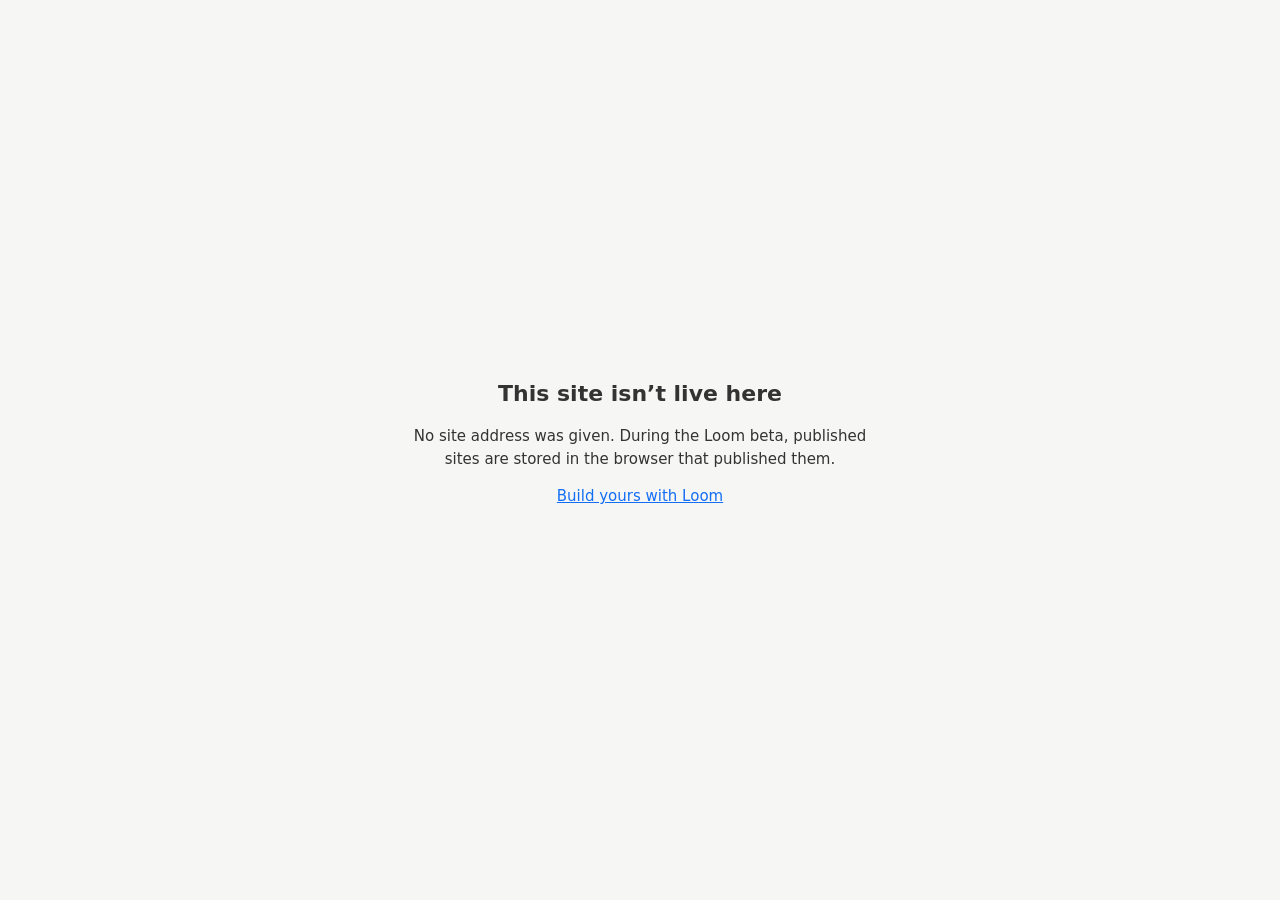
<file: loom/s/index.html>
<!doctype html>
<html lang="en">
<head>
  <meta charset="utf-8">
  <meta name="viewport" content="width=device-width, initial-scale=1">
  <title>Loom site</title>
  <link rel="icon" href="../icon.svg" type="image/svg+xml">
  <style>
    html, body { margin: 0; height: 100%; background: #fff; }
    iframe { display: block; width: 100%; height: 100%; border: 0; }
    .msg { display: grid; place-items: center; min-height: 100%; padding: 24px; box-sizing: border-box; font: 15px/1.5 system-ui, sans-serif; color: #333; text-align: center; background: #F6F6F4; }
    .msg div { max-width: 460px; } .msg h1 { font-size: 22px; margin: 0 0 8px; } .msg a { color: #146EF5; }
  </style>
</head>
<body>
  <script src="../core.js?v=9"></script>
  <script>
  (() => {
    // A published Loom site: ?<site> or ?<site>&p=<page-slug>
    const qs = location.search.slice(1).split('&'); const slug = decodeURIComponent(qs[0] || '').replace(/=.*$/, '');
    const want = (new URLSearchParams(location.search).get('p') || 'index');
    let snap = null; try { snap = JSON.parse(localStorage.getItem('loom-live:' + slug) || 'null'); } catch (e) { snap = null; }
    if (!slug || !snap) {
      document.body.innerHTML = `<div class="msg"><div><h1>This site isn’t live here</h1><p>${slug ? `“${Loom.esc(slug)}” hasn’t been published in this browser.` : 'No site address was given.'} During the Loom beta, published sites are stored in the browser that published them.</p><p><a href="../index.html">Build yours with Loom</a></p></div></div>`;
      return;
    }
    const P = snap.project; const fx = new URL('../fx/loom-fx.js?v=7', location.href).href;
    const frame = document.createElement('iframe'); frame.title = P.name; document.body.append(frame);
    const pageBy = (s) => P.pages.find((p) => (p.slug === 'index' ? 'index' : p.slug) === s) || P.pages[0];
    function show(pg, push) {
      const doc = Loom.pageDoc(P, pg, { fxSrc: fx, badge: true });
      document.title = pg.title || `${pg.name} — ${P.name}`;
      if (push) history.pushState({ p: pg.slug }, '', `?${encodeURIComponent(slug)}${pg.slug === 'index' ? '' : '&p=' + encodeURIComponent(pg.slug)}`);
      frame.srcdoc = doc;
    }
    frame.addEventListener('load', () => {
      const d = frame.contentDocument; if (!d) return;
      d.addEventListener('click', (e) => {
        const a = e.target.closest('a[href]'); if (!a) return; const href = a.getAttribute('href') || '';
        const m = /^(?:\.\/)?([\w-]+)\.html(#[\w-]*)?$/.exec(href);
        if (m) { e.preventDefault(); show(pageBy(m[1]), true); if (m[2]) setTimeout(() => { const t = frame.contentDocument.querySelector(m[2]); if (t) t.scrollIntoView(); }, 300); return; }
        if (/^https?:\/\//i.test(href) && !a.target) { e.preventDefault(); window.open(href, '_blank', 'noopener'); }
      });
    });
    addEventListener('popstate', () => show(pageBy(new URLSearchParams(location.search).get('p') || 'index'), false));
    show(pageBy(want), false);
  })();
  </script>
</body>
</html>
</file>
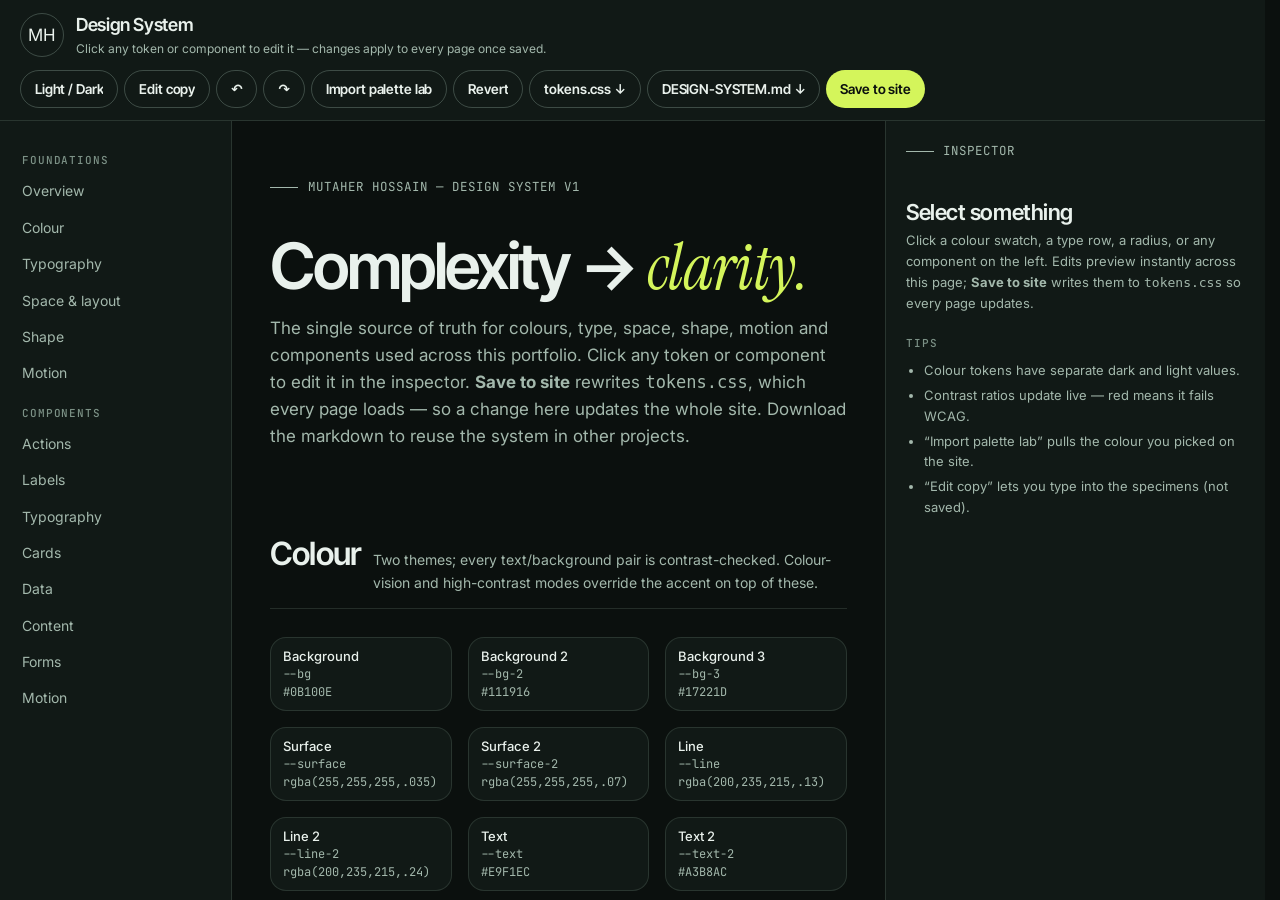
<file: design-system.html>
<!doctype html>
<html lang="en" data-theme="dark" data-vision="default" data-contrast="normal" data-motion="full" data-fx="on">
<head>
  <meta charset="utf-8">
  <meta name="viewport" content="width=device-width, initial-scale=1">
  <meta name="robots" content="noindex">
  <title>Design System — Mutaher Hossain</title>
  <link rel="icon" href="assets/icons/favicon.svg" type="image/svg+xml">
  <link rel="preconnect" href="https://fonts.googleapis.com">
  <link rel="preconnect" href="https://fonts.gstatic.com" crossorigin>
  <link href="https://fonts.googleapis.com/css2?family=Inter:wght@400;500;600&family=Inter+Tight:wght@500;600;700&family=Instrument+Serif:ital@0;1&family=JetBrains+Mono:wght@400;500&display=swap" rel="stylesheet">
  <link rel="stylesheet" href="tokens.css" id="tokens-link">
  <link rel="stylesheet" href="style.css?v=2">
  <style>
    /* Design-system chrome (ds-*) — styled with the same tokens it edits */
    body.ds { display: grid; grid-template-columns: 232px minmax(0, 1fr) 380px; grid-template-rows: auto 1fr; height: 100vh; overflow: hidden; }
    .ds-top { grid-column: 1 / -1; display: flex; align-items: center; justify-content: space-between; gap: 12px; padding: 12px 20px; border-bottom: 1px solid var(--line); background: var(--bg-2); flex-wrap: wrap; }
    .ds-top__brand { display: flex; align-items: center; gap: 12px; }
    .ds-top__brand b { font: var(--fw-display) 18px var(--f-display); letter-spacing: -.02em; }
    .ds-top__brand small { display: block; color: var(--text-2); font-size: 12px; }
    .ds-top__brand small.dirty { color: var(--warm); }
    .ds-actions { display: flex; flex-wrap: wrap; gap: 6px; align-items: center; }
    .ds-actions .btn { --h: 38px; padding: 0 14px; font-size: .85rem; }
    .ds-nav { overflow: auto; border-right: 1px solid var(--line); padding: 18px 12px; background: var(--bg-2); }
    .ds-nav p { font: 500 11px var(--f-mono); letter-spacing: .08em; text-transform: uppercase; color: var(--text-3); margin: 14px 10px 6px; }
    .ds-nav a { display: block; padding: 7px 10px; border-radius: 8px; color: var(--text-2); font-size: 14px; }
    .ds-nav a:hover, .ds-nav a[aria-current] { background: var(--surface-2); color: var(--text); }
    .ds-main { overflow: auto; padding: 40px clamp(20px, 3vw, 56px) 160px; scroll-behavior: smooth; }
    .ds-main > section { margin-bottom: 88px; scroll-margin-top: 24px; }
    .ds-h { display: flex; align-items: baseline; justify-content: space-between; gap: 12px; border-bottom: 1px solid var(--line); padding-bottom: 14px; margin-bottom: 28px; }
    .ds-h h2 { font: var(--fw-display) 32px/1 var(--f-display); letter-spacing: -.03em; }
    .ds-h p { color: var(--text-2); font-size: 14px; max-width: 60ch; }
    .ds-intro h1 { font: var(--fw-display) clamp(40px, 5vw, 80px)/.95 var(--f-display); letter-spacing: -.045em; }
    .ds-intro p { color: var(--text-2); max-width: 62ch; margin-top: 16px; }
    .ds-grid { display: grid; gap: 16px; grid-template-columns: repeat(auto-fill, minmax(180px, 1fr)); }
    .ds-swatch { text-align: left; border: 1px solid var(--line); border-radius: 16px; overflow: hidden; background: var(--bg-2); cursor: pointer; padding: 0; color: var(--text); }
    .ds-swatch__c { height: 84px; border-bottom: 1px solid var(--line); background-image: linear-gradient(45deg, rgba(128,128,128,.15) 25%, transparent 25%, transparent 75%, rgba(128,128,128,.15) 75%), linear-gradient(45deg, rgba(128,128,128,.15) 25%, transparent 25%, transparent 75%, rgba(128,128,128,.15) 75%); background-size: 16px 16px; background-position: 0 0, 8px 8px; position: relative; }
    .ds-swatch__c i { position: absolute; inset: 0; }
    .ds-swatch__m { padding: 10px 12px; display: grid; gap: 2px; }
    .ds-swatch__m b { font: 500 13px var(--f-body); }
    .ds-swatch__m code, .ds-code, .ds-tok code { font: 12px var(--f-mono); color: var(--text-2); }
    .ds-spec { position: relative; border: 1px solid var(--line); border-radius: 20px; padding: 28px; background: var(--bg); margin-bottom: 16px; cursor: pointer; transition: border-color .25s, box-shadow .25s; }
    .ds-spec:hover { border-color: var(--line-2); }
    .ds-spec.is-sel { border-color: var(--accent); box-shadow: 0 0 0 3px color-mix(in srgb, var(--accent) 25%, transparent); }
    .ds-spec__label { position: absolute; top: -10px; left: 18px; padding: 2px 10px; border-radius: 999px; background: var(--bg-2); border: 1px solid var(--line); font: 500 11px var(--f-mono); letter-spacing: .06em; text-transform: uppercase; color: var(--text-2); }
    .ds-spec.is-sel .ds-spec__label { border-color: var(--accent); color: var(--accent); }
    .ds-row { display: flex; flex-wrap: wrap; gap: 14px; align-items: center; }
    .ds-stage .wcard { position: relative; top: auto; }
    .ds-stage .wcard__link { min-height: 420px; }
    .ds-stage .pillar { width: 100%; max-width: 520px; min-height: 0; }
    .ds-stage .service { min-height: 0; max-width: 420px; }
    .ds-stage .marquee { margin-top: 0; }
    .editing .ds-stage [contenteditable] { outline: 1px dashed var(--line-2); outline-offset: 4px; }
    .ds-type-row { display: grid; grid-template-columns: 140px 1fr; gap: 20px; align-items: baseline; padding: 18px 0; border-bottom: 1px solid var(--line); cursor: pointer; }
    .ds-type-row:hover { background: var(--surface); }
    .ds-type-row code { font: 12px var(--f-mono); color: var(--text-2); }
    .ds-scale { display: flex; align-items: flex-end; gap: 14px; flex-wrap: wrap; }
    .ds-scale div { display: grid; gap: 8px; justify-items: center; font: 11px var(--f-mono); color: var(--text-2); cursor: pointer; }
    .ds-scale i { display: block; background: var(--accent); opacity: .8; }

    .ds-insp { overflow: auto; border-left: 1px solid var(--line); background: var(--bg-2); padding: 20px; }
    .ds-insp h3 { font: var(--fw-display) 22px/1.1 var(--f-display); letter-spacing: -.02em; margin-bottom: 6px; }
    .ds-insp .ds-desc { color: var(--text-2); font-size: 13px; margin-bottom: 18px; }
    .ds-insp h4 { font: 500 11px var(--f-mono); letter-spacing: .08em; text-transform: uppercase; color: var(--text-3); margin: 22px 0 10px; }
    .ds-tok { display: grid; gap: 6px; padding: 12px; border: 1px solid var(--line); border-radius: 12px; margin-bottom: 8px; background: var(--bg); }
    .ds-tok__h { display: flex; justify-content: space-between; align-items: baseline; gap: 8px; }
    .ds-tok__h b { font-size: 13px; font-weight: 600; }
    .ds-ctl { display: grid; grid-template-columns: 52px 1fr; align-items: center; gap: 8px; }
    .ds-ctl span { font: 11px var(--f-mono); color: var(--text-3); }
    .ds-ctl .in { display: flex; gap: 6px; align-items: center; min-width: 0; }
    .ds-ctl input[type=text], .ds-ctl select { flex: 1; min-width: 0; height: 34px; border-radius: 8px; border: 1px solid var(--line-2); background: var(--bg-2); color: var(--text); padding: 0 8px; font: 12px var(--f-mono); }
    .ds-ctl input[type=color] { width: 36px; height: 34px; padding: 2px; border-radius: 8px; border: 1px solid var(--line-2); background: none; flex: none; }
    .ds-ctl input[type=range] { width: 100%; accent-color: var(--accent); }
    .ds-cr { font: 11px var(--f-mono); color: var(--text-2); }
    .ds-cr.bad { color: #FF8A80; }
    .ds-code { display: block; white-space: pre-wrap; word-break: break-word; background: var(--bg); border: 1px solid var(--line); border-radius: 12px; padding: 12px; max-height: 240px; overflow: auto; }
    .ds-list { padding-left: 18px; list-style: disc; color: var(--text-2); font-size: 13px; display: grid; gap: 4px; }
    .ds-empty { color: var(--text-2); font-size: 14px; }
    .ds-toast { position: fixed; bottom: 20px; left: 50%; transform: translate(-50%, 20px); opacity: 0; transition: .3s; padding: 10px 18px; border-radius: 999px; background: var(--accent); color: var(--accent-ink); font-weight: 600; pointer-events: none; z-index: 50; }
    .ds-toast.on { opacity: 1; transform: translate(-50%, 0); }
    @media (max-width: 1100px) { body.ds { grid-template-columns: 1fr; grid-template-rows: auto auto 1fr auto; height: auto; overflow: auto; } .ds-nav { display: none; } .ds-insp { border-left: 0; border-top: 1px solid var(--line); } }
  </style>
</head>
<body class="ds" data-no-palette>
  <header class="ds-top">
    <div class="ds-top__brand"><span class="nav__mono">MH</span><div><b>Design System</b><small data-ds-status>Click any token or component to edit it — changes apply to every page once saved.</small></div></div>
    <div class="ds-actions">
      <button class="btn btn--ghost" type="button" data-ds="theme"><span class="btn__label"><span class="btn__text" data-text="Light / Dark">Light / Dark</span></span></button>
      <button class="btn btn--ghost" type="button" data-ds="edit" aria-pressed="false"><span class="btn__label"><span class="btn__text" data-text="Edit copy">Edit copy</span></span></button>
      <button class="btn btn--ghost" type="button" data-ds="undo" aria-label="Undo">↶</button>
      <button class="btn btn--ghost" type="button" data-ds="redo" aria-label="Redo">↷</button>
      <button class="btn btn--ghost" type="button" data-ds="palette"><span class="btn__label"><span class="btn__text" data-text="Import palette lab">Import palette lab</span></span></button>
      <button class="btn btn--ghost" type="button" data-ds="reset"><span class="btn__label"><span class="btn__text" data-text="Revert">Revert</span></span></button>
      <button class="btn btn--ghost" type="button" data-ds="css"><span class="btn__label"><span class="btn__text" data-text="tokens.css ↓">tokens.css ↓</span></span></button>
      <button class="btn btn--ghost" type="button" data-ds="md"><span class="btn__label"><span class="btn__text" data-text="DESIGN-SYSTEM.md ↓">DESIGN-SYSTEM.md ↓</span></span></button>
      <button class="btn btn--primary" type="button" data-ds="save"><span class="btn__label"><span class="btn__text" data-text="Save to site">Save to site</span></span></button>
    </div>
  </header>
  <nav class="ds-nav" aria-label="Design system sections" data-ds-nav></nav>
  <main class="ds-main" id="ds-main" data-ds-main></main>
  <aside class="ds-insp" aria-label="Inspector" data-ds-insp aria-live="polite"></aside>
  <div class="ds-toast" role="status"></div>
  <script src="palette-lab.js?v=2"></script>
  <script src="save.js?v=2"></script>
  <script src="ds.js?v=3"></script>
</body>
</html>
</file>
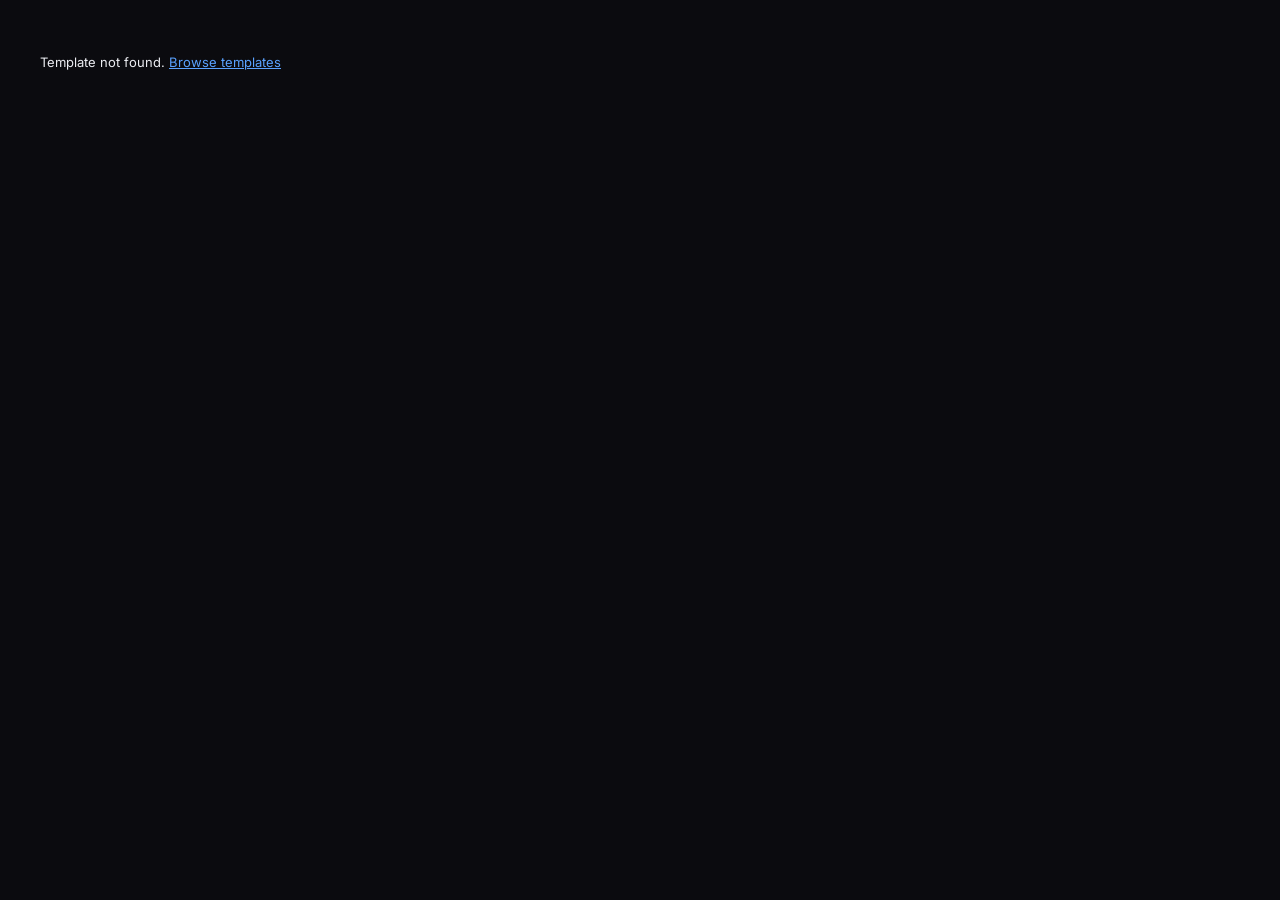
<file: loom/preview.html>
<!doctype html>
<html lang="en">
<head>
  <meta charset="utf-8">
  <meta name="viewport" content="width=device-width, initial-scale=1">
  <meta name="robots" content="noindex">
  <title>Template preview — Loom</title>
  <link rel="icon" href="icon.svg" type="image/svg+xml">
  <link rel="preconnect" href="https://fonts.googleapis.com"><link rel="preconnect" href="https://fonts.gstatic.com" crossorigin>
  <link href="https://fonts.googleapis.com/css2?family=Syne:wght@600;700&family=Inter:wght@400;500;600;700&display=swap" rel="stylesheet">
  <style>
    :root { color-scheme: dark; --bg: #0B0B0F; --bar: #121217; --line: #26262E; --text: #ECEDF2; --muted: #9A9CA8; --blue: #146EF5; }
    * { box-sizing: border-box; } html, body { height: 100%; margin: 0; } body { background: var(--bg); color: var(--text); font: 13px/1.4 Inter, system-ui, sans-serif; display: grid; grid-template-rows: 52px 1fr; }
    .bar { display: flex; align-items: center; gap: 10px; padding: 0 14px; background: var(--bar); border-bottom: 1px solid var(--line); min-width: 0; }
    .logo { display: inline-flex; align-items: center; gap: 5px; color: #fff; text-decoration: none; font: 700 15px Syne, Inter, sans-serif; flex: none; }
    .logo i { width: 26px; height: 18px; background: url(logo-mark.svg) center / contain no-repeat; }
    .who { min-width: 0; display: grid; } .who b { font-size: 14px; white-space: nowrap; overflow: hidden; text-overflow: ellipsis; } .who span { color: var(--muted); font-size: 12px; white-space: nowrap; overflow: hidden; text-overflow: ellipsis; }
    .pages { display: flex; gap: 2px; margin-left: 8px; overflow-x: auto; scrollbar-width: none; min-width: 0; }
    .pages button, .dev button { height: 32px; padding: 0 12px; border-radius: 8px; border: 0; background: none; color: var(--muted); font: inherit; cursor: pointer; white-space: nowrap; }
    .pages button[aria-pressed="true"], .dev button[aria-pressed="true"] { background: #23232B; color: #fff; }
    .pages button:hover, .dev button:hover { color: #fff; }
    .dev { display: flex; gap: 2px; margin-left: auto; padding: 3px; border: 1px solid var(--line); border-radius: 10px; flex: none; }
    .dev button { height: 26px; padding: 0 10px; font-size: 12px; }
    .act { display: inline-flex; align-items: center; height: 34px; padding: 0 14px; border-radius: 999px; border: 1px solid var(--line); background: #1B1B22; color: #fff; text-decoration: none; font-weight: 600; white-space: nowrap; flex: none; cursor: pointer; font-size: 13px; }
    .act--blue { background: var(--blue); border-color: var(--blue); }
    .act:hover { filter: brightness(1.12); }
    .stage { position: relative; overflow: auto; display: grid; justify-items: center; padding: 18px; }
    .frame { width: 100%; height: 100%; min-height: 70vh; border: 0; background: #fff; border-radius: 10px; box-shadow: 0 30px 80px -30px #000; transition: width .5s cubic-bezier(.16,1,.3,1); }
    :focus-visible { outline: 2px solid #5AA2FF; outline-offset: 2px; } [hidden] { display: none !important; }
    @media (max-width: 760px) { .who span, .dev { display: none; } .pages { margin-left: 0; } }
    body.embed .logo { display: none; } body.embed .bar { padding-right: 56px; }
  </style>
</head>
<body>
  <header class="bar">
    <a class="logo" href="index.html" target="_top"><i aria-hidden="true"></i>Loom</a>
    <div class="who"><b data-name>Template</b><span data-meta></span></div>
    <nav class="pages" aria-label="Pages" data-pages></nav>
    <div class="dev" role="group" aria-label="Device size" data-dev>
      <button type="button" data-w="100%" aria-pressed="true">Desktop</button><button type="button" data-w="820px" aria-pressed="false">Tablet</button><button type="button" data-w="390px" aria-pressed="false">Phone</button>
    </div>
    <a class="act" href="#" target="_blank" rel="noopener" data-newtab title="Open this preview in a new tab">New tab ↗</a>
    <a class="act act--blue" href="#" target="_top" data-use>Use template</a>
  </header>
  <main class="stage"><iframe class="frame" title="Template preview" data-frame></iframe></main>
  <script src="core.js?v=9"></script>
  <script src="templates.js?v=4"></script>
  <script src="compose.js?v=4"></script>
  <script src="library.js?v=3"></script>
  <script>
  (() => {
    const q = new URLSearchParams(location.search), $ = (s) => document.querySelector(s);
    const id = q.get('t'), v = +(q.get('v') || 0), embed = q.get('embed') === '1';
    if (embed) { document.body.classList.add('embed'); $('[data-newtab]').href = location.href.replace(/[?&]embed=1/, '').replace(/\?&/, '?'); } else $('[data-newtab]').hidden = true;
    const meta = LoomTemplates.list.find((t) => t.id === id);
    if (!meta) { document.body.innerHTML = '<p style="padding:40px">Template not found. <a href="app.html?browse=1" style="color:#5AA2FF">Browse templates</a></p>'; return; }
    const P = LoomTemplates.create(id, null, v);
    document.title = `${meta.name} — Loom template`;
    $('[data-name]').textContent = meta.name; $('[data-meta]').textContent = `${meta.langLabel || ''} · ${meta.category} · ${P.pages.length} pages`;
    $('[data-use]').href = `app.html?template=${encodeURIComponent(id)}`;
    const fx = new URL('fx/loom-fx.js?v=7', location.href).href, frame = $('[data-frame]');
    let cur = P.pages[0];
    const tabs = $('[data-pages]');
    tabs.innerHTML = P.pages.map((pg) => `<button type="button" data-p="${pg.id}" aria-pressed="false">${Loom.esc(pg.name)}</button>`).join('');
    function show(pg) {
      cur = pg; tabs.querySelectorAll('button').forEach((b) => b.setAttribute('aria-pressed', String(b.dataset.p === pg.id)));
      const pv = Object.assign({}, P, { fx: P.fx ? Object.assign({}, P.fx, { preloader: false, transition: false }) : P.fx });
      frame.srcdoc = Loom.pageDoc(pv, pg, { fxSrc: fx, extraHead: `<base href="${new URL('../', location.href).href}">` });
    }
    // internal links inside the preview move between the template's pages
    frame.addEventListener('load', () => {
      const d = frame.contentDocument; if (!d) return;
      d.addEventListener('click', (e) => {
        const a = e.target.closest('a[href]'); if (!a) return; const href = a.getAttribute('href') || '';
        const m = /([\w-]+)\.html$/.exec(href); if (!m && !href.startsWith('#')) { e.preventDefault(); return; }
        if (m) { e.preventDefault(); const pg = P.pages.find((x) => (x.slug === 'index' ? 'index' : x.slug) === m[1]); if (pg) show(pg); }
      });
    });
    tabs.addEventListener('click', (e) => { const b = e.target.closest('[data-p]'); if (b) show(P.pages.find((x) => x.id === b.dataset.p)); });
    $('[data-dev]').addEventListener('click', (e) => { const b = e.target.closest('[data-w]'); if (!b) return; $('[data-dev]').querySelectorAll('button').forEach((x) => x.setAttribute('aria-pressed', String(x === b))); frame.style.width = b.dataset.w; });
    addEventListener('keydown', (e) => { if (e.key === 'Escape' && embed) parent.postMessage({ loomPreview: 'close' }, location.origin); });
    show(cur);
  })();
  </script>
</body>
</html>
</file>
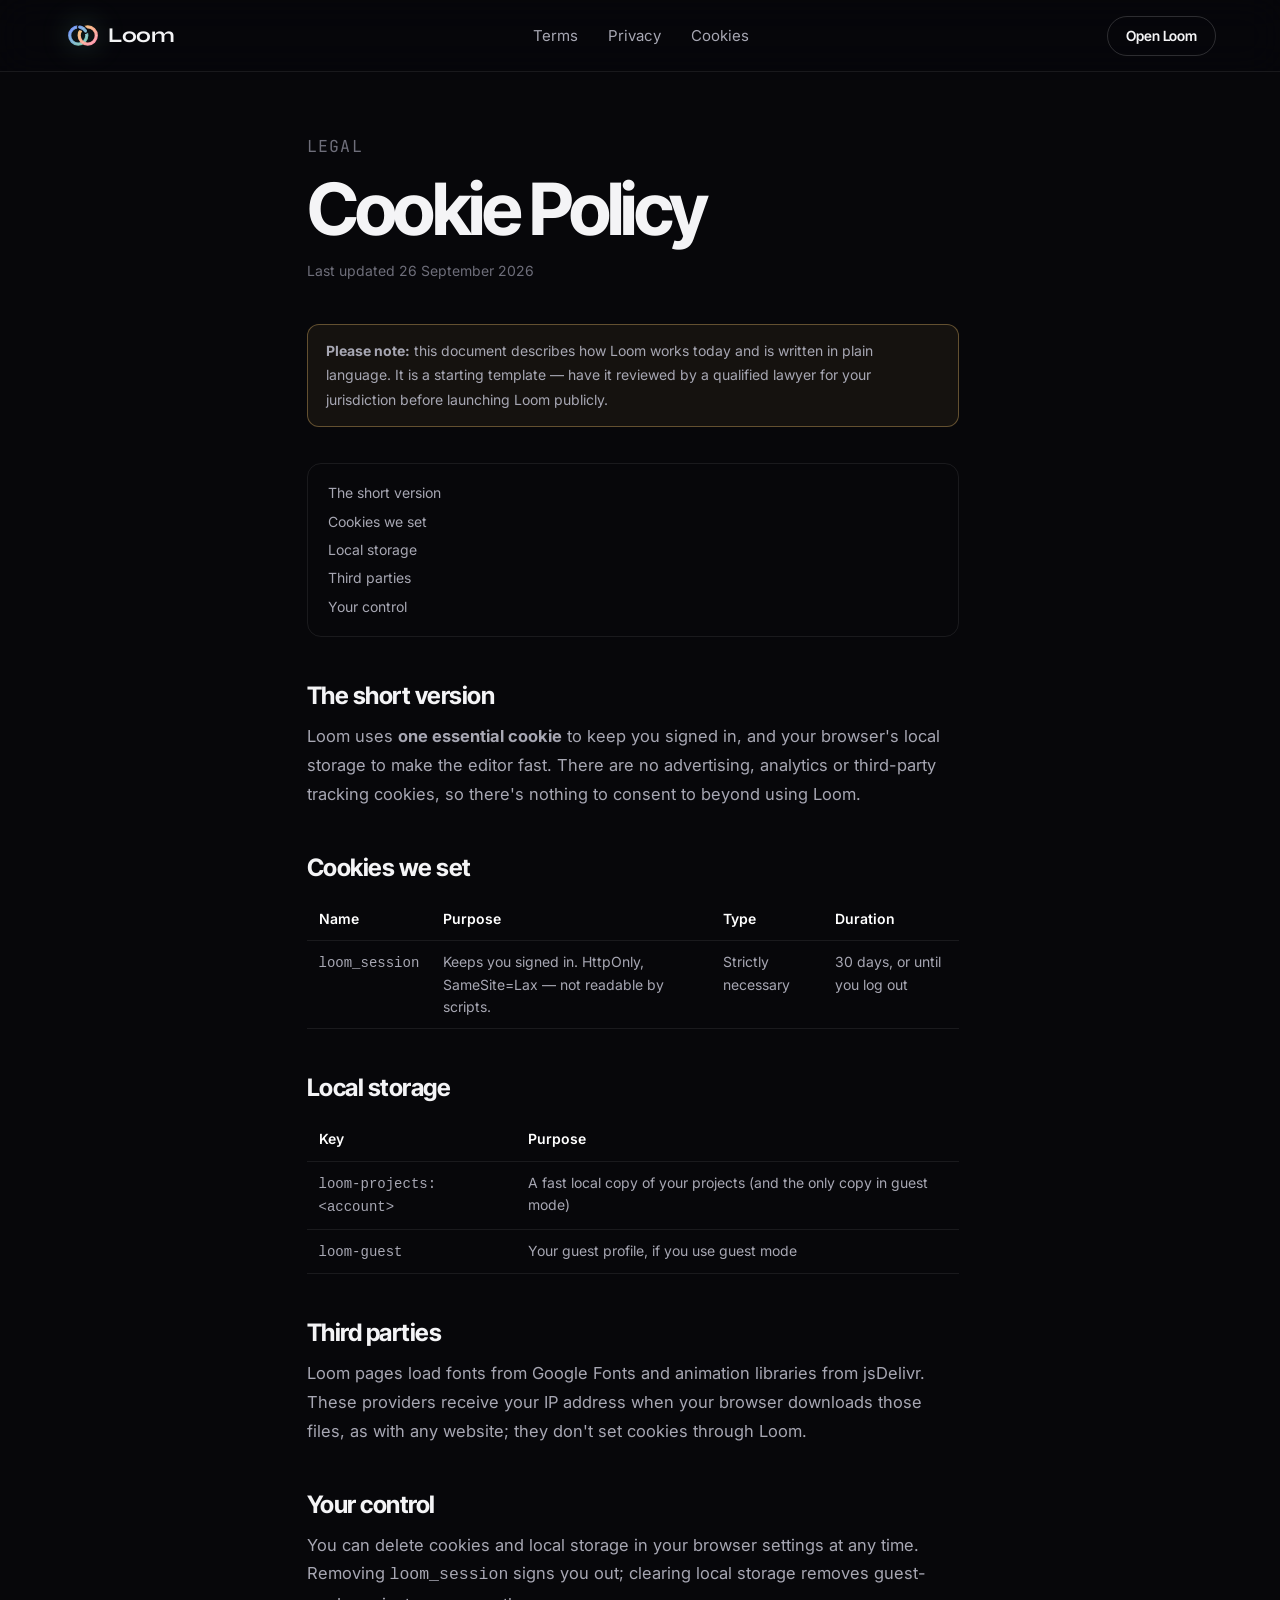
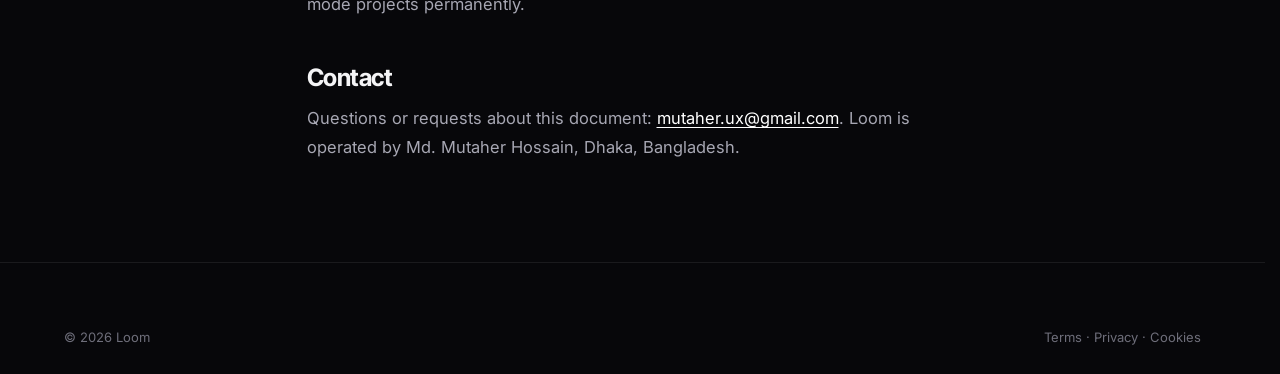
<file: loom/legal/cookies.html>
<!doctype html>
<html lang="en">
<head>
  <meta charset="utf-8">
  <meta name="viewport" content="width=device-width, initial-scale=1">
  <title>Cookie Policy — Loom</title>
  <meta name="description" content="The cookies and storage Loom uses.">
  <link rel="icon" href="../icon.svg" type="image/svg+xml">
  <link rel="preconnect" href="https://fonts.googleapis.com">
  <link rel="preconnect" href="https://fonts.gstatic.com" crossorigin>
  <link href="https://fonts.googleapis.com/css2?family=Syne:wght@600;700&family=Inter:wght@400;500;600;700&family=Inter+Tight:wght@700&family=JetBrains+Mono:wght@400;500&display=swap" rel="stylesheet">
  <link rel="stylesheet" href="../site.css?v=6">
</head>
<body>
  <a class="skip" href="#main">Skip to content</a>
  <header class="snav is-scrolled"><div class="wrap">
    <a class="slogo" href="../index.html"><i aria-hidden="true"></i>Loom</a>
    <nav class="snav__links" aria-label="Legal"><a href="terms.html">Terms</a><a href="privacy.html">Privacy</a><a href="cookies.html" aria-current="page">Cookies</a></nav>
    <div class="snav__right"><a class="btn btn--ghost btn--sm" href="../app.html">Open Loom</a></div>
  </div></header>
  <main class="legal" id="main">
    <p class="mono" style="color:var(--text-3);margin-bottom:14px">Legal</p>
    <h1>Cookie Policy</h1>
    <p class="meta">Last updated 26 September 2026</p>
    <p class="note"><b>Please note:</b> this document describes how Loom works today and is written in plain language. It is a starting template — have it reviewed by a qualified lawyer for your jurisdiction before launching Loom publicly.</p>
    <nav class="toc" aria-label="On this page"><a href="#summary">The short version</a><a href="#cookies">Cookies we set</a><a href="#storage">Local storage</a><a href="#third-parties">Third parties</a><a href="#control">Your control</a></nav>
    
<h2 id="summary">The short version</h2>
<p>Loom uses <b>one essential cookie</b> to keep you signed in, and your browser's local storage to make the editor fast. There are no advertising, analytics or third-party tracking cookies, so there's nothing to consent to beyond using Loom.</p>
<h2 id="cookies">Cookies we set</h2>
<table><thead><tr><th>Name</th><th>Purpose</th><th>Type</th><th>Duration</th></tr></thead><tbody>
<tr><td><code>loom_session</code></td><td>Keeps you signed in. HttpOnly, SameSite=Lax — not readable by scripts.</td><td>Strictly necessary</td><td>30 days, or until you log out</td></tr>
</tbody></table>
<h2 id="storage">Local storage</h2>
<table><thead><tr><th>Key</th><th>Purpose</th></tr></thead><tbody>
<tr><td><code>loom-projects:&lt;account&gt;</code></td><td>A fast local copy of your projects (and the only copy in guest mode)</td></tr>
<tr><td><code>loom-guest</code></td><td>Your guest profile, if you use guest mode</td></tr>
</tbody></table>
<h2 id="third-parties">Third parties</h2>
<p>Loom pages load fonts from Google Fonts and animation libraries from jsDelivr. These providers receive your IP address when your browser downloads those files, as with any website; they don't set cookies through Loom.</p>
<h2 id="control">Your control</h2>
<p>You can delete cookies and local storage in your browser settings at any time. Removing <code>loom_session</code> signs you out; clearing local storage removes guest-mode projects permanently.</p>

    <h2 id="contact">Contact</h2>
    <p>Questions or requests about this document: <a href="mailto:mutaher.ux@gmail.com">mutaher.ux@gmail.com</a>. Loom is operated by Md. Mutaher Hossain, Dhaka, Bangladesh.</p>
  </main>
  <footer class="sfoot"><div class="wrap"><div class="sfoot__legal" style="margin-top:0;border-top:0;padding-top:0"><span>© 2026 Loom</span><span><a href="terms.html">Terms</a> · <a href="privacy.html">Privacy</a> · <a href="cookies.html">Cookies</a></span></div></div></footer>
</body>
</html>
</file>
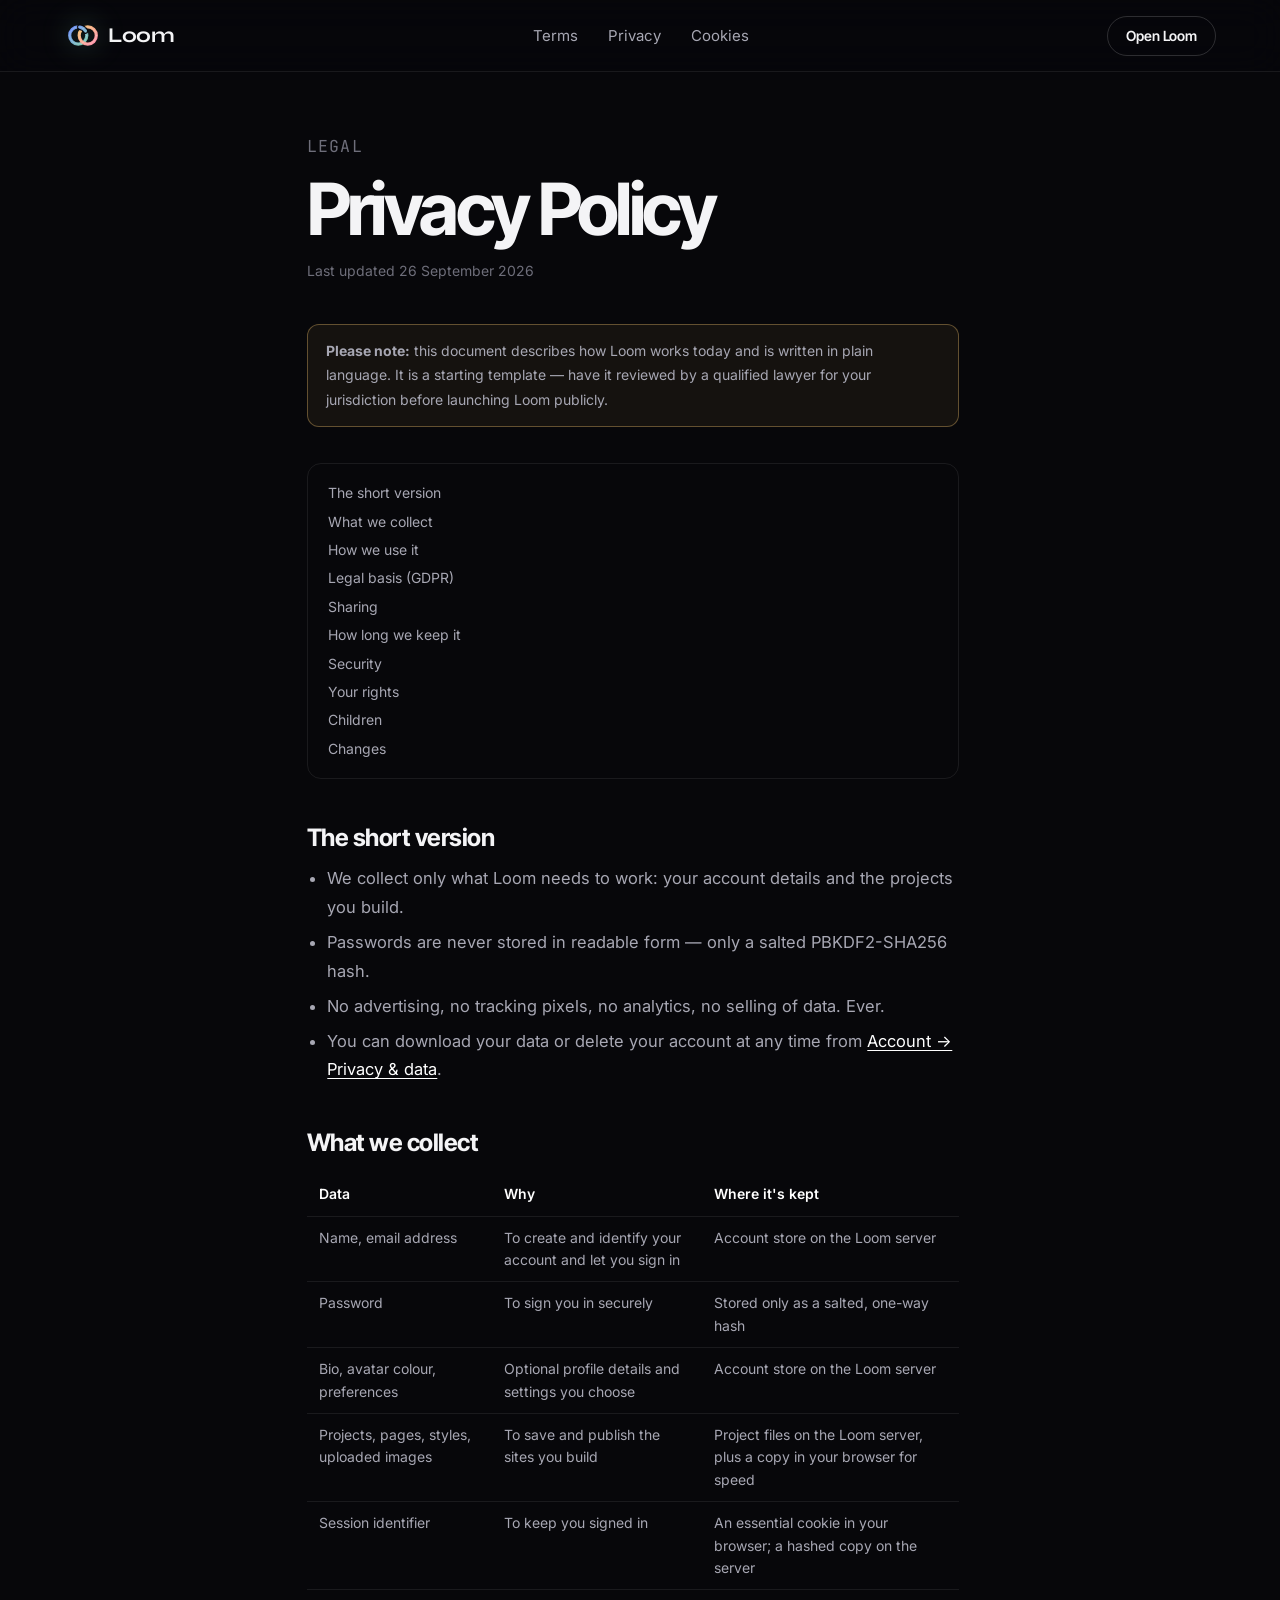
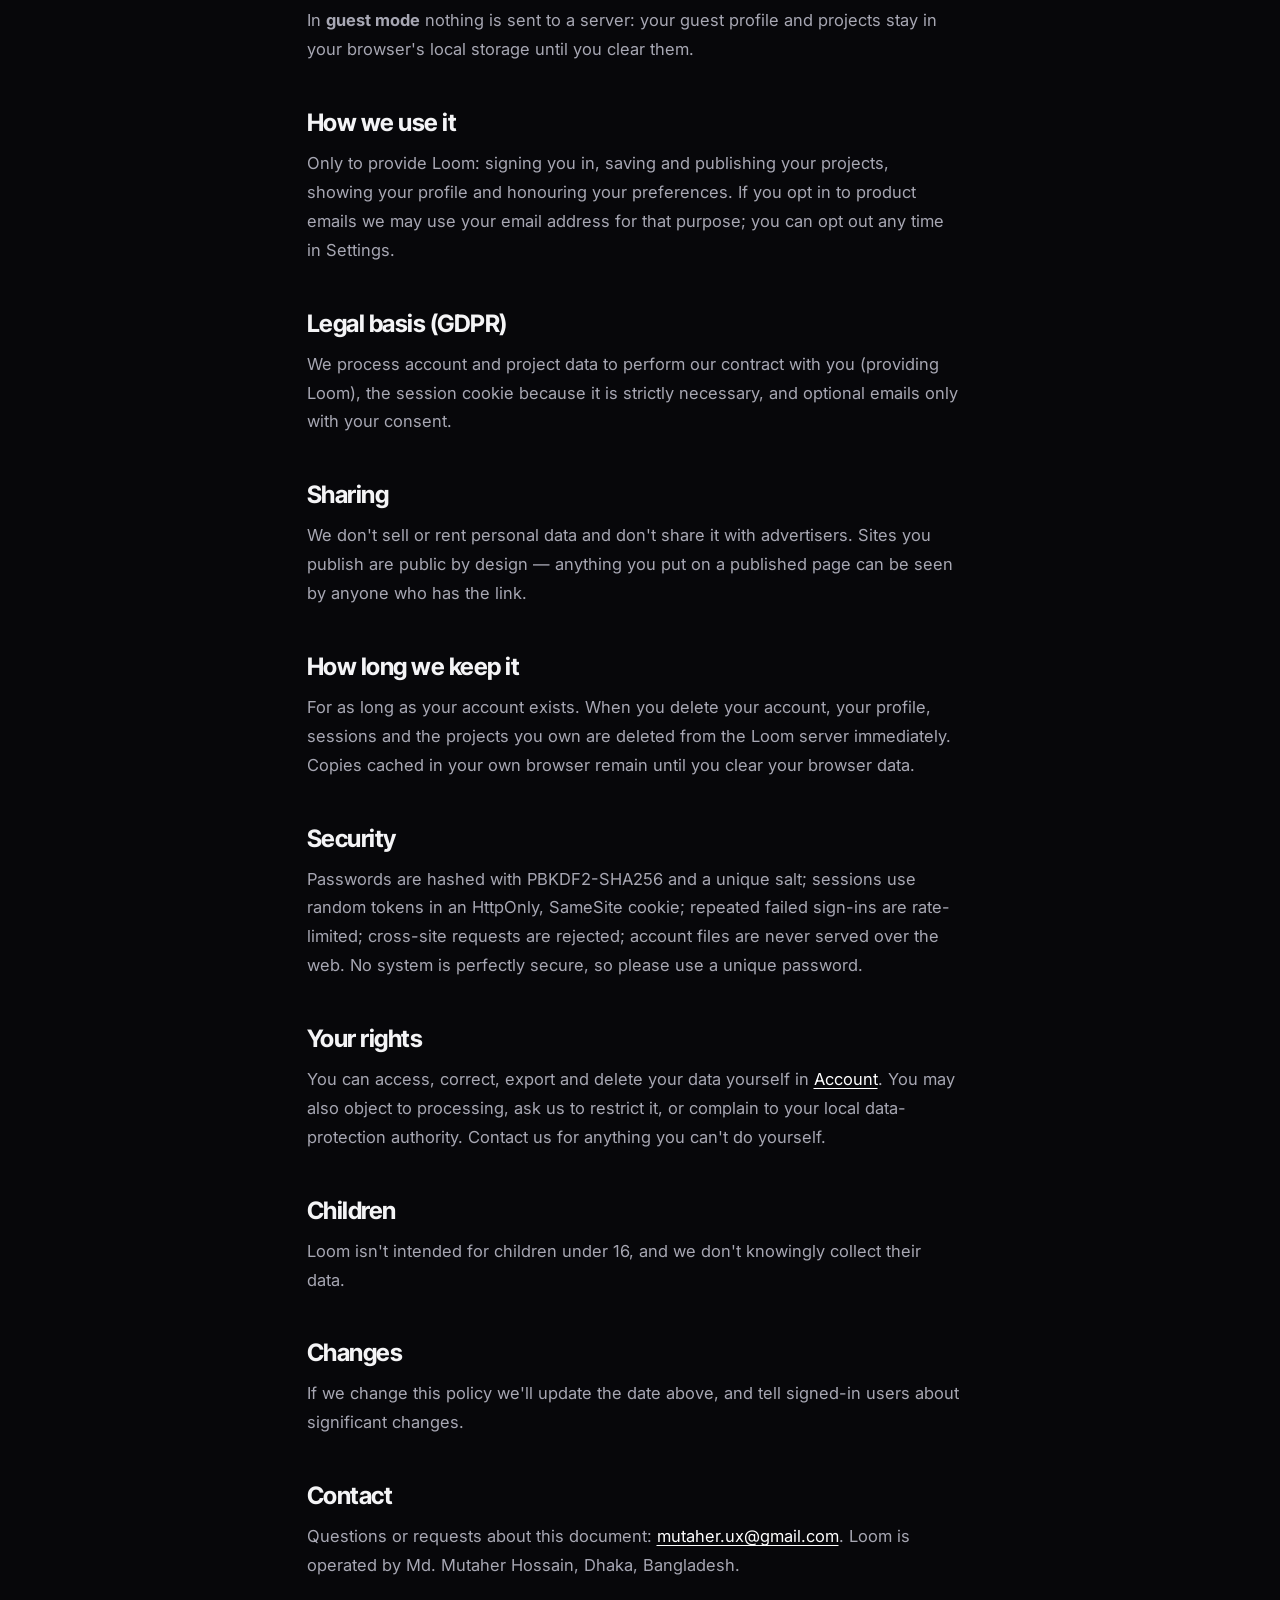
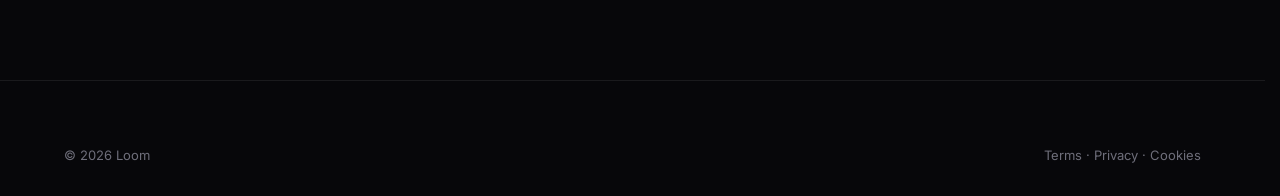
<file: loom/legal/privacy.html>
<!doctype html>
<html lang="en">
<head>
  <meta charset="utf-8">
  <meta name="viewport" content="width=device-width, initial-scale=1">
  <title>Privacy Policy — Loom</title>
  <meta name="description" content="How Loom collects, uses and protects your data.">
  <link rel="icon" href="../icon.svg" type="image/svg+xml">
  <link rel="preconnect" href="https://fonts.googleapis.com">
  <link rel="preconnect" href="https://fonts.gstatic.com" crossorigin>
  <link href="https://fonts.googleapis.com/css2?family=Syne:wght@600;700&family=Inter:wght@400;500;600;700&family=Inter+Tight:wght@700&family=JetBrains+Mono:wght@400;500&display=swap" rel="stylesheet">
  <link rel="stylesheet" href="../site.css?v=6">
</head>
<body>
  <a class="skip" href="#main">Skip to content</a>
  <header class="snav is-scrolled"><div class="wrap">
    <a class="slogo" href="../index.html"><i aria-hidden="true"></i>Loom</a>
    <nav class="snav__links" aria-label="Legal"><a href="terms.html">Terms</a><a href="privacy.html" aria-current="page">Privacy</a><a href="cookies.html">Cookies</a></nav>
    <div class="snav__right"><a class="btn btn--ghost btn--sm" href="../app.html">Open Loom</a></div>
  </div></header>
  <main class="legal" id="main">
    <p class="mono" style="color:var(--text-3);margin-bottom:14px">Legal</p>
    <h1>Privacy Policy</h1>
    <p class="meta">Last updated 26 September 2026</p>
    <p class="note"><b>Please note:</b> this document describes how Loom works today and is written in plain language. It is a starting template — have it reviewed by a qualified lawyer for your jurisdiction before launching Loom publicly.</p>
    <nav class="toc" aria-label="On this page"><a href="#summary">The short version</a><a href="#data">What we collect</a><a href="#use">How we use it</a><a href="#legal-basis">Legal basis (GDPR)</a><a href="#sharing">Sharing</a><a href="#retention">How long we keep it</a><a href="#security">Security</a><a href="#rights">Your rights</a><a href="#children">Children</a><a href="#changes">Changes</a></nav>
    
<h2 id="summary">The short version</h2>
<ul>
<li>We collect only what Loom needs to work: your account details and the projects you build.</li>
<li>Passwords are never stored in readable form — only a salted PBKDF2-SHA256 hash.</li>
<li>No advertising, no tracking pixels, no analytics, no selling of data. Ever.</li>
<li>You can download your data or delete your account at any time from <a href="../account.html#data">Account → Privacy &amp; data</a>.</li>
</ul>
<h2 id="data">What we collect</h2>
<table><thead><tr><th>Data</th><th>Why</th><th>Where it's kept</th></tr></thead><tbody>
<tr><td>Name, email address</td><td>To create and identify your account and let you sign in</td><td>Account store on the Loom server</td></tr>
<tr><td>Password</td><td>To sign you in securely</td><td>Stored only as a salted, one-way hash</td></tr>
<tr><td>Bio, avatar colour, preferences</td><td>Optional profile details and settings you choose</td><td>Account store on the Loom server</td></tr>
<tr><td>Projects, pages, styles, uploaded images</td><td>To save and publish the sites you build</td><td>Project files on the Loom server, plus a copy in your browser for speed</td></tr>
<tr><td>Session identifier</td><td>To keep you signed in</td><td>An essential cookie in your browser; a hashed copy on the server</td></tr>
</tbody></table>
<p>In <b>guest mode</b> nothing is sent to a server: your guest profile and projects stay in your browser's local storage until you clear them.</p>
<h2 id="use">How we use it</h2>
<p>Only to provide Loom: signing you in, saving and publishing your projects, showing your profile and honouring your preferences. If you opt in to product emails we may use your email address for that purpose; you can opt out any time in Settings.</p>
<h2 id="legal-basis">Legal basis (GDPR)</h2>
<p>We process account and project data to perform our contract with you (providing Loom), the session cookie because it is strictly necessary, and optional emails only with your consent.</p>
<h2 id="sharing">Sharing</h2>
<p>We don't sell or rent personal data and don't share it with advertisers. Sites you publish are public by design — anything you put on a published page can be seen by anyone who has the link.</p>
<h2 id="retention">How long we keep it</h2>
<p>For as long as your account exists. When you delete your account, your profile, sessions and the projects you own are deleted from the Loom server immediately. Copies cached in your own browser remain until you clear your browser data.</p>
<h2 id="security">Security</h2>
<p>Passwords are hashed with PBKDF2-SHA256 and a unique salt; sessions use random tokens in an HttpOnly, SameSite cookie; repeated failed sign-ins are rate-limited; cross-site requests are rejected; account files are never served over the web. No system is perfectly secure, so please use a unique password.</p>
<h2 id="rights">Your rights</h2>
<p>You can access, correct, export and delete your data yourself in <a href="../account.html">Account</a>. You may also object to processing, ask us to restrict it, or complain to your local data-protection authority. Contact us for anything you can't do yourself.</p>
<h2 id="children">Children</h2>
<p>Loom isn't intended for children under 16, and we don't knowingly collect their data.</p>
<h2 id="changes">Changes</h2>
<p>If we change this policy we'll update the date above, and tell signed-in users about significant changes.</p>

    <h2 id="contact">Contact</h2>
    <p>Questions or requests about this document: <a href="mailto:mutaher.ux@gmail.com">mutaher.ux@gmail.com</a>. Loom is operated by Md. Mutaher Hossain, Dhaka, Bangladesh.</p>
  </main>
  <footer class="sfoot"><div class="wrap"><div class="sfoot__legal" style="margin-top:0;border-top:0;padding-top:0"><span>© 2026 Loom</span><span><a href="terms.html">Terms</a> · <a href="privacy.html">Privacy</a> · <a href="cookies.html">Cookies</a></span></div></div></footer>
</body>
</html>
</file>
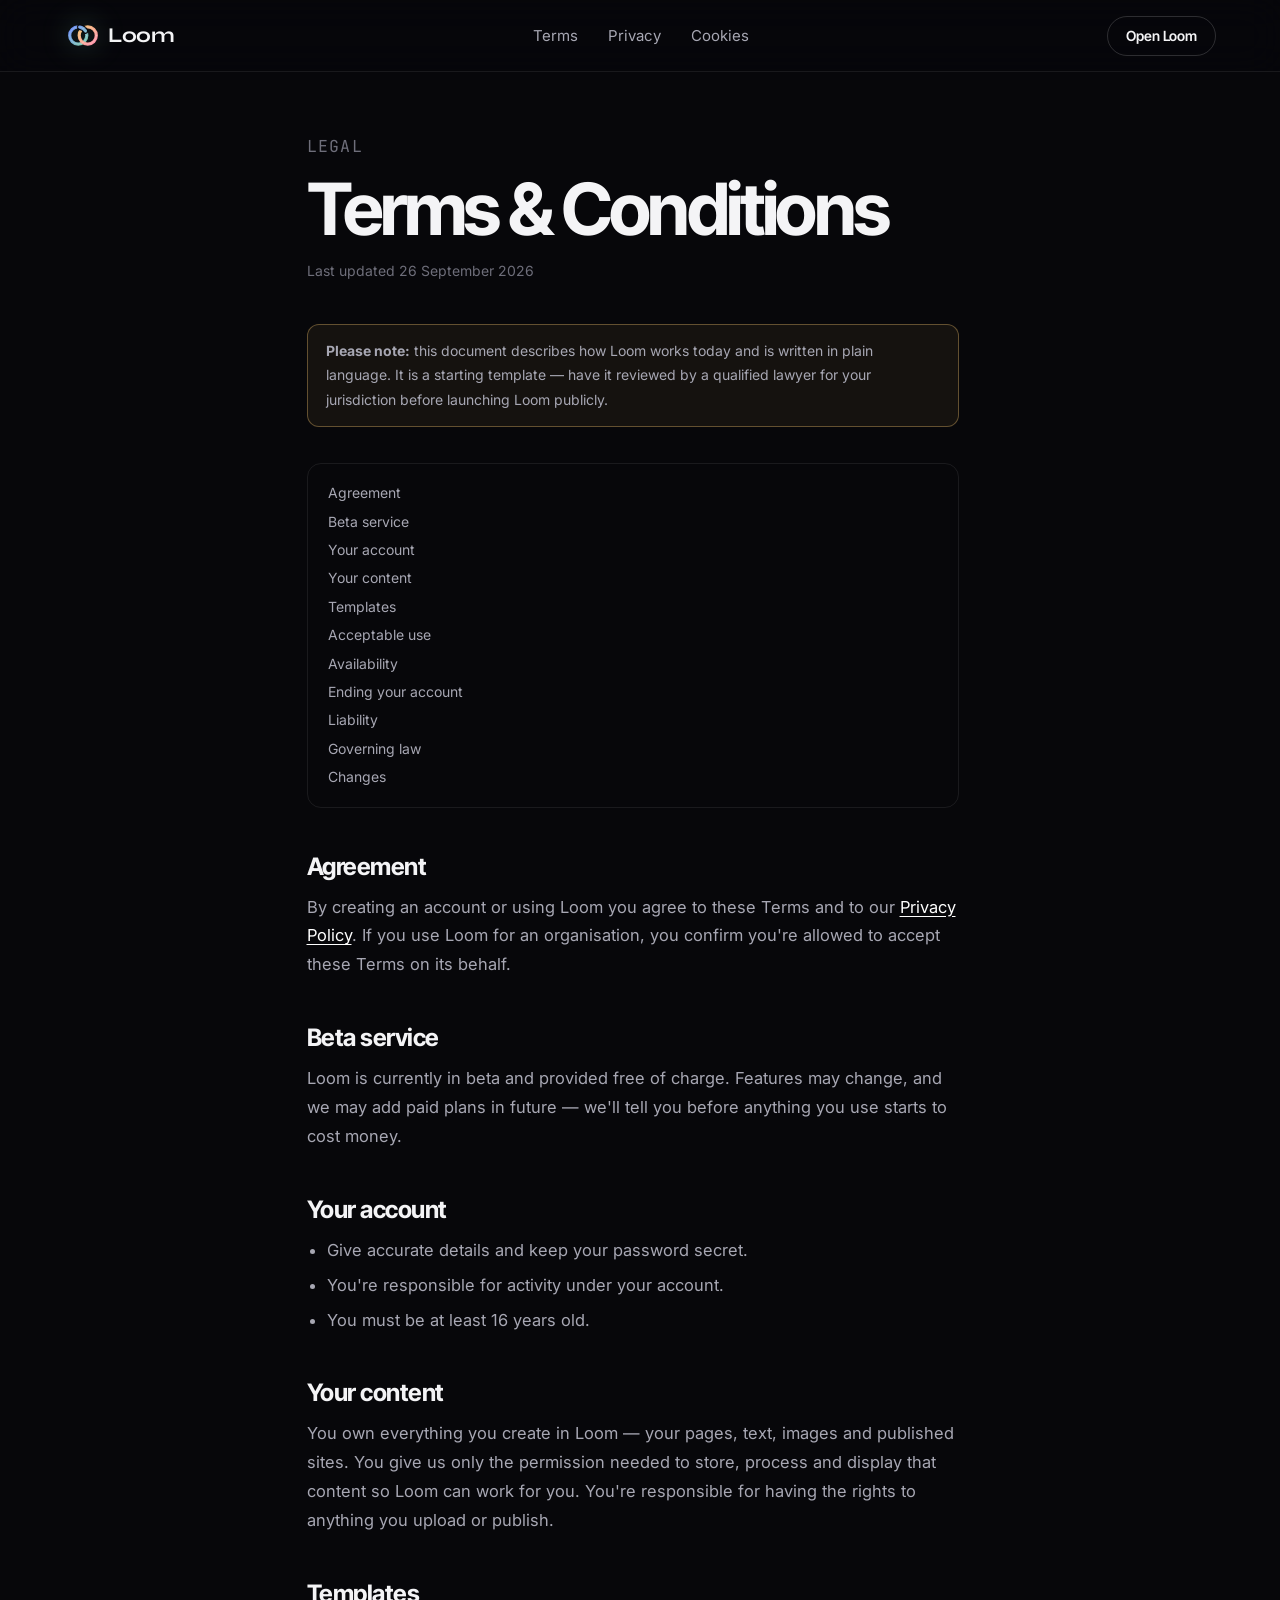
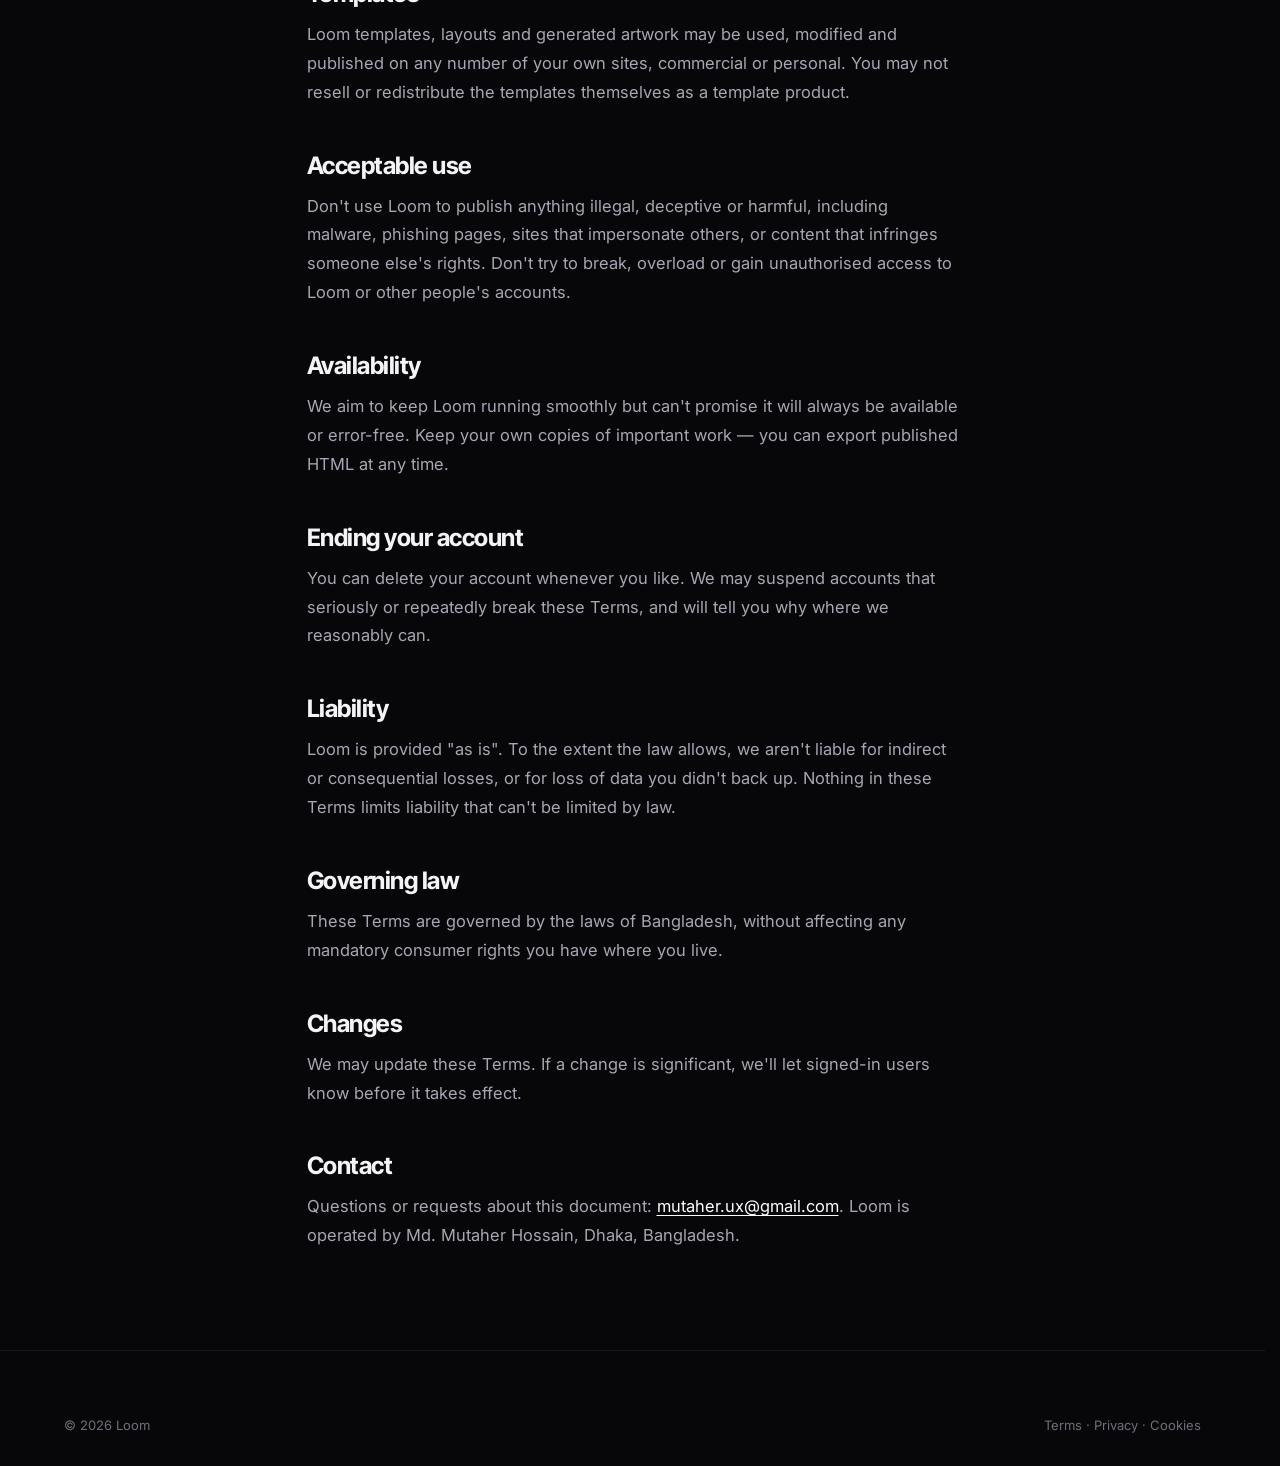
<file: loom/legal/terms.html>
<!doctype html>
<html lang="en">
<head>
  <meta charset="utf-8">
  <meta name="viewport" content="width=device-width, initial-scale=1">
  <title>Terms &amp; Conditions — Loom</title>
  <meta name="description" content="The rules for using Loom.">
  <link rel="icon" href="../icon.svg" type="image/svg+xml">
  <link rel="preconnect" href="https://fonts.googleapis.com">
  <link rel="preconnect" href="https://fonts.gstatic.com" crossorigin>
  <link href="https://fonts.googleapis.com/css2?family=Syne:wght@600;700&family=Inter:wght@400;500;600;700&family=Inter+Tight:wght@700&family=JetBrains+Mono:wght@400;500&display=swap" rel="stylesheet">
  <link rel="stylesheet" href="../site.css?v=6">
</head>
<body>
  <a class="skip" href="#main">Skip to content</a>
  <header class="snav is-scrolled"><div class="wrap">
    <a class="slogo" href="../index.html"><i aria-hidden="true"></i>Loom</a>
    <nav class="snav__links" aria-label="Legal"><a href="terms.html" aria-current="page">Terms</a><a href="privacy.html">Privacy</a><a href="cookies.html">Cookies</a></nav>
    <div class="snav__right"><a class="btn btn--ghost btn--sm" href="../app.html">Open Loom</a></div>
  </div></header>
  <main class="legal" id="main">
    <p class="mono" style="color:var(--text-3);margin-bottom:14px">Legal</p>
    <h1>Terms &amp; Conditions</h1>
    <p class="meta">Last updated 26 September 2026</p>
    <p class="note"><b>Please note:</b> this document describes how Loom works today and is written in plain language. It is a starting template — have it reviewed by a qualified lawyer for your jurisdiction before launching Loom publicly.</p>
    <nav class="toc" aria-label="On this page"><a href="#agreement">Agreement</a><a href="#beta">Beta service</a><a href="#account">Your account</a><a href="#content">Your content</a><a href="#templates">Templates</a><a href="#acceptable-use">Acceptable use</a><a href="#availability">Availability</a><a href="#termination">Ending your account</a><a href="#liability">Liability</a><a href="#law">Governing law</a><a href="#changes">Changes</a></nav>
    
<h2 id="agreement">Agreement</h2>
<p>By creating an account or using Loom you agree to these Terms and to our <a href="privacy.html">Privacy Policy</a>. If you use Loom for an organisation, you confirm you're allowed to accept these Terms on its behalf.</p>
<h2 id="beta">Beta service</h2>
<p>Loom is currently in beta and provided free of charge. Features may change, and we may add paid plans in future — we'll tell you before anything you use starts to cost money.</p>
<h2 id="account">Your account</h2>
<ul><li>Give accurate details and keep your password secret.</li><li>You're responsible for activity under your account.</li><li>You must be at least 16 years old.</li></ul>
<h2 id="content">Your content</h2>
<p>You own everything you create in Loom — your pages, text, images and published sites. You give us only the permission needed to store, process and display that content so Loom can work for you. You're responsible for having the rights to anything you upload or publish.</p>
<h2 id="templates">Templates</h2>
<p>Loom templates, layouts and generated artwork may be used, modified and published on any number of your own sites, commercial or personal. You may not resell or redistribute the templates themselves as a template product.</p>
<h2 id="acceptable-use">Acceptable use</h2>
<p>Don't use Loom to publish anything illegal, deceptive or harmful, including malware, phishing pages, sites that impersonate others, or content that infringes someone else's rights. Don't try to break, overload or gain unauthorised access to Loom or other people's accounts.</p>
<h2 id="availability">Availability</h2>
<p>We aim to keep Loom running smoothly but can't promise it will always be available or error-free. Keep your own copies of important work — you can export published HTML at any time.</p>
<h2 id="termination">Ending your account</h2>
<p>You can delete your account whenever you like. We may suspend accounts that seriously or repeatedly break these Terms, and will tell you why where we reasonably can.</p>
<h2 id="liability">Liability</h2>
<p>Loom is provided "as is". To the extent the law allows, we aren't liable for indirect or consequential losses, or for loss of data you didn't back up. Nothing in these Terms limits liability that can't be limited by law.</p>
<h2 id="law">Governing law</h2>
<p>These Terms are governed by the laws of Bangladesh, without affecting any mandatory consumer rights you have where you live.</p>
<h2 id="changes">Changes</h2>
<p>We may update these Terms. If a change is significant, we'll let signed-in users know before it takes effect.</p>

    <h2 id="contact">Contact</h2>
    <p>Questions or requests about this document: <a href="mailto:mutaher.ux@gmail.com">mutaher.ux@gmail.com</a>. Loom is operated by Md. Mutaher Hossain, Dhaka, Bangladesh.</p>
  </main>
  <footer class="sfoot"><div class="wrap"><div class="sfoot__legal" style="margin-top:0;border-top:0;padding-top:0"><span>© 2026 Loom</span><span><a href="terms.html">Terms</a> · <a href="privacy.html">Privacy</a> · <a href="cookies.html">Cookies</a></span></div></div></footer>
</body>
</html>
</file>
<file: tokens.css>
/* ==========================================================================
   DESIGN TOKENS — Mutaher Hossain design system
   Edited visually in design-system.html. Loaded before style.css on every page.
   ========================================================================== */
:root {
  /* Colour — dark (default) */
  --bg: #0B100E;
  --bg-2: #111916;
  --bg-3: #17221D;
  --surface: rgba(255,255,255,.035);
  --surface-2: rgba(255,255,255,.07);
  --line: rgba(200,235,215,.13);
  --line-2: rgba(200,235,215,.24);
  --text: #E9F1EC;
  --text-2: #A3B8AC;
  --text-3: #7C9186;
  --accent: #D4F55B;
  --accent-2: #E3F1B0;
  --accent-ink: #0B100E;
  --accent-deep: #5F6D2C;
  --warm: #E9C98B;
  --focus: #FFE08A;
  --grain-opacity: .05;
  --glow: 0 0 80px -24px var(--accent);

  /* Typography */
  --f-display: "Inter Tight", "Inter", system-ui, sans-serif;
  --f-serif: "Instrument Serif", "Times New Roman", serif;
  --f-body: "Inter", system-ui, -apple-system, "Segoe UI", sans-serif;
  --f-mono: "JetBrains Mono", ui-monospace, "SF Mono", Menlo, monospace;
  --fw-display: 600;
  --fs-h1: clamp(56px, 12vw, 220px);
  --fs-h2: clamp(40px, 6.4vw, 124px);
  --fs-h3: clamp(24px, 2.6vw, 42px);
  --fs-lead: clamp(18px, 1.45vw, 23px);
  --fs-body: 1.0625rem;

  /* Space & layout */
  --gutter: clamp(16px, 5vw, 80px);
  --gap: clamp(16px, 2vw, 32px);
  --section: clamp(96px, 14vw, 220px);
  --nav-h: 76px;

  /* Shape */
  --r-chip: 6px;
  --r-img: 16px;
  --r-card: 28px;
  --r-card-lg: 32px;
  --r-btn: 999px;
  --btn-h: 56px;

  /* Motion */
  --ease-out: cubic-bezier(.16, 1, .3, 1);
  --ease-io: cubic-bezier(.76, 0, .24, 1);
  --t-micro: .2s;
  --t-ui: .45s;
  --t-reveal: 1s;
  color-scheme: dark;
}
:root[data-theme="light"] {
  /* Colour — light */
  --bg: #F5F2EA;
  --bg-2: #ECE8DC;
  --bg-3: #E2DDCD;
  --surface: rgba(20,45,32,.035);
  --surface-2: rgba(20,45,32,.07);
  --line: rgba(20,50,35,.14);
  --line-2: rgba(20,50,35,.26);
  --text: #0F1F18;
  --text-2: #3F5449;
  --text-3: #5B6F64;
  --accent: #52650B;
  --accent-2: #6F8A0F;
  --accent-ink: #F5F2EA;
  --accent-deep: #E5EAD2;
  --warm: #8F5F1C;
  --focus: #0047AB;
  --grain-opacity: .06;
  --glow: 0 0 80px -30px color-mix(in srgb, var(--accent) 60%, transparent);
  color-scheme: light;
}
</file>
<file: style.css>
/* ==========================================================================
   Md. Mutaher Hossain — Portfolio
   1. Tokens & themes   2. Base   3. Utilities   4. Chrome (nav, cursor, panels)
   5. Buttons            6. Sections             7. Case study   8. Modes & motion
   ========================================================================== */

/* 1. TOKENS ---------------------------------------------------------------- */
/* Design tokens live in tokens.css (edited from design-system.html). */
/* Colour-vision modes — never hue alone: metrics also carry arrows/labels */
[data-vision="protan"]                     { --accent:#7FB8FF; --accent-2:#B5D5FF; --accent-deep:#1D4E86; }
[data-theme="light"][data-vision="protan"] { --accent:#0B5CAD; --accent-2:#2B78C9; --accent-deep:#D3E4F7; }
[data-vision="deutan"]                     { --accent:#A3AAFF; --accent-2:#C9CDFF; --accent-deep:#3A3F8F; }
[data-theme="light"][data-vision="deutan"] { --accent:#3B3FB3; --accent-2:#5256CC; --accent-deep:#DCDDF6; }
[data-vision="tritan"]                     { --accent:#FF9E9E; --accent-2:#FFC4C4; --accent-deep:#7D2A2A; --warm:#FFB3B3; }
[data-theme="light"][data-vision="tritan"] { --accent:#B3261E; --accent-2:#CC3D35; --accent-deep:#F6D8D6; --warm:#8C1D17; }
[data-vision="mono"]                       { --accent:#FFFFFF; --accent-2:#DDDDDD; --accent-deep:#444; --warm:#FFFFFF; --text-2:#BBBBBB; }
[data-theme="light"][data-vision="mono"]   { --accent:#000000; --accent-2:#222222; --accent-deep:#DDD; --warm:#000; --text-2:#333; }
[data-vision="mono"] body { filter: grayscale(1); }
[data-vision="mono"] a:not(.btn) { text-decoration: underline; }

[data-contrast="high"] {
  --bg:#000; --bg-2:#000; --bg-3:#111; --surface:#000; --surface-2:#111;
  --line:#FFF; --line-2:#FFF; --text:#FFF; --text-2:#FFF; --text-3:#EEE;
  --accent:#FFE600; --accent-2:#FFF27A; --accent-ink:#000; --accent-deep:#333; --focus:#00E5FF; --grain-opacity:0;
}
[data-theme="light"][data-contrast="high"] {
  --bg:#FFF; --bg-2:#FFF; --bg-3:#EEE; --surface:#FFF; --surface-2:#F2F2F2;
  --line:#000; --line-2:#000; --text:#000; --text-2:#000; --text-3:#111;
  --accent:#0033CC; --accent-2:#0022AA; --accent-ink:#FFF; --accent-deep:#DDE4FF; --focus:#D10000;
}
[data-font="readable"] { --f-display: "Atkinson Hyperlegible", "Verdana", sans-serif; --f-body: "Atkinson Hyperlegible", "Verdana", sans-serif; --f-serif: "Atkinson Hyperlegible", "Verdana", sans-serif; }
[data-font="readable"] body { letter-spacing: .02em; word-spacing: .08em; line-height: 1.8; }
[data-font="readable"] em { font-style: normal; text-decoration: underline; text-decoration-thickness: .06em; text-underline-offset: .12em; }
[data-links="underline"] a { text-decoration: underline !important; text-underline-offset: .18em; }
[data-fx="off"] { --grain-opacity: 0; }
[data-fx="off"] * { backdrop-filter: none !important; -webkit-backdrop-filter: none !important; }

/* 2. BASE ------------------------------------------------------------------ */
*, *::before, *::after { box-sizing: border-box; }
html { -webkit-text-size-adjust: 100%; text-size-adjust: 100%; scroll-behavior: auto; overflow-y: scroll; scrollbar-gutter: stable; }
html.lenis, html.lenis body { height: auto; }
.lenis.lenis-smooth [data-lenis-prevent] { overscroll-behavior: contain; }
body {
  margin: 0; background: var(--bg); color: var(--text);
  font: 400 var(--fs-body)/1.6 var(--f-body);
  -webkit-font-smoothing: antialiased; -moz-osx-font-smoothing: grayscale;
  font-feature-settings: "liga", "calt", "ss01";
  overflow-x: clip;
  transition: background-color .6s var(--ease-out), color .6s var(--ease-out);
}
img, svg, video, canvas { display: block; max-width: 100%; }
img { height: auto; }
a { color: inherit; text-decoration: none; }
button, input, select, textarea { font: inherit; color: inherit; }
button { cursor: pointer; background: none; border: 0; padding: 0; }
h1, h2, h3, h4, p, figure, ol, ul, dl, dd, fieldset { margin: 0; padding: 0; }
ol, ul { list-style: none; }
fieldset { border: 0; min-width: 0; }
em { font-family: var(--f-serif); font-style: italic; font-weight: 400; letter-spacing: -.01em; color: var(--accent); }
::selection { background: var(--accent); color: var(--accent-ink); }
:focus { outline: none; }
:focus-visible { outline: 3px solid var(--focus); outline-offset: 3px; border-radius: 6px; }
main:focus, section:focus { outline: none; }
kbd { font: 500 .78em var(--f-mono); padding: .15em .45em; border: 1px solid var(--line-2); border-bottom-width: 2px; border-radius: 5px; background: var(--surface); }

/* 3. UTILITIES -------------------------------------------------------------- */
.wrap { width: 100%; max-width: 1680px; margin-inline: auto; padding-inline: var(--gutter); }
.section { padding-block: var(--section); position: relative; }
.mono { font-family: var(--f-mono); font-size: .78rem; letter-spacing: .08em; text-transform: uppercase; }
.eyebrow { color: var(--text-2); margin-bottom: clamp(20px, 3vw, 40px); display: flex; gap: .75em; align-items: center; }
.eyebrow::before { content: ""; width: 28px; height: 1px; background: currentColor; }
.h1, .h2, .h3 { font-family: var(--f-display); font-weight: var(--fw-display); }
.h1 { font-size: var(--fs-h1); line-height: .88; letter-spacing: -.055em; }
.h2 { font-size: var(--fs-h2); line-height: .92; letter-spacing: -.045em; }
.h3 { font-size: var(--fs-h3); line-height: 1.1; letter-spacing: -.025em; }
.lead { font-size: var(--fs-lead); line-height: 1.55; color: var(--text-2); max-width: 60ch; }
.sr-only { position: absolute !important; width: 1px; height: 1px; padding: 0; margin: -1px; overflow: hidden; clip: rect(0,0,0,0); white-space: nowrap; border: 0; }
.noscript { padding: 120px var(--gutter); font-size: 1.25rem; }
.noscript a { text-decoration: underline; color: var(--accent); }
.linklike { text-decoration: underline; text-underline-offset: .2em; color: inherit; font: inherit; letter-spacing: inherit; text-transform: inherit; }
.linklike:hover { color: var(--accent); }

/* Content hidden from the CMS */
main [data-section][hidden], [data-cms-hidden] { display: none !important; }

/* Split text */
.line { display: block; overflow: hidden; padding: .04em .14em .1em; margin: -.04em -.14em -.1em; }
.line__in { display: block; will-change: transform; }
.word { display: inline-block; white-space: nowrap; }
.char { display: inline-block; will-change: transform; }

.skip-link {
  position: fixed; left: 16px; top: 16px; z-index: 1000; padding: 14px 20px; border-radius: 999px;
  background: var(--accent); color: var(--accent-ink); font-weight: 600; transform: translateY(-200px); transition: transform .3s var(--ease-out);
}
.skip-link + .skip-link { left: 190px; }
.skip-link:focus-visible { transform: none; }

/* 4. CHROME ----------------------------------------------------------------- */
.grain {
  position: fixed; inset: -50%; z-index: 90; pointer-events: none; opacity: var(--grain-opacity);
  background-image: url("assets/noise.svg"); background-size: 240px;
  animation: grain 1.2s steps(6) infinite;
}
@keyframes grain { 0%{transform:translate(0,0)} 20%{transform:translate(-3%,2%)} 40%{transform:translate(2%,-4%)} 60%{transform:translate(-4%,-1%)} 80%{transform:translate(3%,3%)} 100%{transform:translate(0,0)} }

/* Cursor */
.cursor { position: fixed; inset: 0; z-index: 10000; pointer-events: none; display: none; }
.has-cursor .cursor { display: block; }
.has-cursor, .has-cursor a, .has-cursor button { cursor: none; }
.has-cursor input, .has-cursor select, .has-cursor textarea { cursor: auto; }
.cursor__dot, .cursor__ring { position: absolute; left: 0; top: 0; border-radius: 50%; will-change: transform; }
.cursor__dot { width: 6px; height: 6px; margin: -3px 0 0 -3px; background: var(--accent); }
.cursor__ring {
  width: 40px; height: 40px; margin: -20px 0 0 -20px; border: 1px solid var(--line-2);
  display: grid; place-items: center; transition: width .45s var(--ease-out), height .45s var(--ease-out), margin .45s var(--ease-out), background-color .3s, border-color .3s;
}
.cursor__label { font: 500 11px var(--f-mono); letter-spacing: .1em; color: var(--accent-ink); opacity: 0; transition: opacity .2s; }
.cursor.is-link .cursor__ring { width: 64px; height: 64px; margin: -32px 0 0 -32px; border-color: var(--accent); }
.cursor.is-view .cursor__ring, .cursor.is-drag .cursor__ring { width: 96px; height: 96px; margin: -48px 0 0 -48px; background: var(--accent); border-color: var(--accent); }
.cursor.is-view .cursor__label, .cursor.is-drag .cursor__label { opacity: 1; }
.cursor.is-view .cursor__dot, .cursor.is-drag .cursor__dot { opacity: 0; }
.cursor.is-hidden { opacity: 0; }
.cursor { transition: opacity .25s; }
.is-leaving .cursor { opacity: 0; }

/* Curtain (page transitions) */
.curtain {
  position: fixed; inset: 0; z-index: 300; background: var(--accent); pointer-events: none;
  transform: translateY(100%); display: grid; place-items: center;
}
/* Title words rise out of masks, like the preloader name */
.curtain__title { display: flex; flex-wrap: wrap; justify-content: center; gap: 0 .22em; padding-inline: var(--gutter); text-align: center;
  font: var(--fw-display) clamp(48px, 10vw, 180px)/.9 var(--f-display); letter-spacing: -.055em; color: var(--accent-ink); }
.curtain__title .cw { display: inline-block; overflow: hidden; padding: .08em .12em .24em; margin: -.08em -.12em -.24em; }
.curtain__title .cw--em { padding-right: .2em; margin-right: -.2em; }
.curtain__title .cw > span { display: inline-block; will-change: transform; }
.curtain__title .cw--em > span { font-family: var(--f-serif); font-style: italic; font-weight: 400; letter-spacing: -.03em; }

/* Preloader */
.preloader {
  position: fixed; inset: 0; z-index: 400; background: var(--bg); display: grid; place-items: center; padding: var(--gutter);
}
.preloader__name { font: var(--fw-display) clamp(48px, 11vw, 200px)/.85 var(--f-display); letter-spacing: -.055em; text-align: center; overflow: hidden; }
.preloader__name span, .preloader__name em { display: block; }
.preloader__count { position: absolute; right: var(--gutter); bottom: var(--gutter); font-size: clamp(14px, 1.2vw, 18px); color: var(--text-2); }
.preloader__bar { position: absolute; left: 0; bottom: 0; height: 2px; width: 100%; }
.preloader__bar i { display: block; height: 100%; width: 100%; background: var(--accent); transform-origin: left; transform: scaleX(0); }
.is-loaded .preloader, .is-arriving .preloader { display: none; }

/* Nav */
.nav {
  position: fixed; inset: 0 0 auto 0; z-index: 100; height: var(--nav-h);
  display: flex; align-items: center; justify-content: space-between; gap: 16px; padding-inline: var(--gutter);
  transition: transform .6s var(--ease-out), background-color .4s, border-color .4s; border-bottom: 1px solid transparent;
}
.nav.is-scrolled { background: color-mix(in srgb, var(--bg) 72%, transparent); backdrop-filter: blur(16px) saturate(1.3); -webkit-backdrop-filter: blur(16px) saturate(1.3); border-color: var(--line); }
.nav:focus-within { transform: none; }
.nav__logo { position: relative; display: flex; align-items: center; height: 44px; font: var(--fw-display) 1.05rem var(--f-display); letter-spacing: -.02em; }
.nav__mono { display: grid; place-items: center; width: 44px; height: 44px; border-radius: 50%; border: 1px solid var(--line-2); transition: opacity .4s, transform .6s var(--ease-out); }
.nav__full { position: absolute; left: 0; white-space: nowrap; opacity: 0; transform: translateX(-8px); transition: opacity .4s, transform .6s var(--ease-out); }
.nav__logo:hover .nav__mono, .nav__logo:focus-visible .nav__mono { opacity: 0; transform: scale(.6); }
.nav__logo:hover .nav__full, .nav__logo:focus-visible .nav__full { opacity: 1; transform: none; }
.nav__links { display: flex; gap: clamp(20px, 2.6vw, 44px); font-weight: 500; }
.nav__links a { position: relative; padding: 10px 2px; }
.nav__links a::after { content: ""; position: absolute; left: 0; right: 0; bottom: 4px; height: 1px; background: var(--accent); transform: scaleX(0); transform-origin: right; transition: transform .5s var(--ease-out); }
.nav__links a:hover::after, .nav__links a[aria-current]::after { transform: scaleX(1); transform-origin: left; }
.nav__tools { display: flex; align-items: center; gap: 8px; }
.nav__menu-btn { display: none; align-items: center; gap: 10px; height: 44px; padding: 0 18px; border-radius: 999px; border: 1px solid var(--line-2); font-weight: 500; }
.nav__menu-btn i { position: relative; width: 18px; height: 10px; }
.nav__menu-btn i::before, .nav__menu-btn i::after { content: ""; position: absolute; left: 0; width: 100%; height: 1.5px; border-radius: 2px; background: currentColor; transition: transform .45s var(--ease-out), top .45s var(--ease-out); }
.nav__menu-btn i::before { top: 1px; }
.nav__menu-btn i::after { top: 7.5px; }
.nav__menu-btn[aria-expanded="true"] i::before { top: 4.25px; transform: rotate(45deg); }
.nav__menu-btn[aria-expanded="true"] i::after { top: 4.25px; transform: rotate(-45deg); }

.icon-btn {
  display: inline-grid; place-items: center; width: 44px; height: 44px; border-radius: 50%; border: 1px solid var(--line);
  color: var(--text); transition: border-color .3s, background-color .3s, color .3s; flex: none;
}
.icon-btn svg { width: 20px; height: 20px; fill: none; stroke: currentColor; stroke-width: 1.6; stroke-linecap: round; stroke-linejoin: round; }
.icon-btn:hover { border-color: var(--accent); color: var(--accent); }
.icon-btn[aria-pressed="true"], .icon-btn[aria-expanded="true"], .icon-btn--accent { background: var(--accent); color: var(--accent-ink); border-color: var(--accent); }

/* Mobile menu */
.menu {
  position: fixed; inset: 0; z-index: 95; background: var(--bg); padding: calc(var(--nav-h) + 40px) var(--gutter) var(--gutter);
  display: flex; flex-direction: column; justify-content: space-between;
  clip-path: circle(0% at calc(100% - 60px) 38px); transition: clip-path .9s var(--ease-io), visibility 0s .9s; visibility: hidden;
}
.menu[hidden] { display: flex; }
.menu.is-open { clip-path: circle(150% at calc(100% - 60px) 38px); visibility: visible; transition: clip-path .9s var(--ease-io), visibility 0s; }
.menu__list a { display: flex; align-items: baseline; gap: 16px; font: var(--fw-display) clamp(48px, 14vw, 120px)/1 var(--f-display); letter-spacing: -.05em; padding: 6px 0; }
.menu__list .mono { color: var(--accent); }
.menu__foot { display: flex; flex-wrap: wrap; gap: 20px; color: var(--text-2); }
.menu__foot a:hover { color: var(--accent); }

/* A11y panel */
.a11y {
  position: fixed; z-index: 150; top: calc(var(--nav-h) + 8px); right: var(--gutter); width: min(420px, calc(100vw - 32px));
  max-height: calc(100dvh - var(--nav-h) - 24px); overflow: auto; overscroll-behavior: contain;
  background: color-mix(in srgb, var(--bg-2) 92%, transparent); backdrop-filter: blur(24px); -webkit-backdrop-filter: blur(24px);
  border: 1px solid var(--line-2); border-radius: 24px; box-shadow: 0 40px 80px -30px rgba(0,0,0,.5);
  transform-origin: top right; animation: pop .45s var(--ease-out);
}
@keyframes pop { from { opacity: 0; transform: translateY(-8px) scale(.97); } }
.a11y[hidden] { display: none; }
.a11y__head { display: flex; align-items: center; justify-content: space-between; padding: 18px 18px 6px 24px; }
.a11y__head h2 { font: var(--fw-display) 1.15rem var(--f-display); letter-spacing: -.02em; }
.a11y__body { padding: 8px 24px 24px; display: grid; gap: 20px; }
.seg legend { font: 500 .72rem var(--f-mono); letter-spacing: .08em; text-transform: uppercase; color: var(--text-2); margin-bottom: 8px; }
.seg { display: flex; gap: 4px; padding: 4px; border: 1px solid var(--line); border-radius: 999px; }
.seg--wrap { flex-wrap: wrap; border-radius: 18px; }
.seg label { flex: 1; position: relative; }
.seg input { position: absolute; opacity: 0; inset: 0; }
.seg span { display: flex; align-items: center; justify-content: center; gap: 6px; min-height: 36px; padding: 0 12px; border-radius: 999px; font-size: .88rem; white-space: nowrap; transition: background-color .25s, color .25s; }
.seg input:checked + span { background: var(--accent); color: var(--accent-ink); font-weight: 600; }
.seg input:focus-visible + span { outline: 3px solid var(--focus); outline-offset: 1px; }
.seg label:hover span { background: var(--surface-2); }
.seg label:hover input:checked + span { background: var(--accent); }
.sw { width: 12px; height: 12px; border-radius: 50%; flex: none; }
.sw--default { background: linear-gradient(135deg, #7FCFA5 50%, #E9C98B 50%); }
.sw--protan { background: linear-gradient(135deg, #7FB8FF 50%, #E9C98B 50%); }
.sw--deutan { background: linear-gradient(135deg, #A3AAFF 50%, #E9C98B 50%); }
.sw--tritan { background: linear-gradient(135deg, #FF9E9E 50%, #7FD6E0 50%); }
.sw--mono { background: linear-gradient(135deg, #fff 50%, #555 50%); }
.toggles { display: grid; gap: 4px; }
.toggle { display: flex; align-items: center; gap: 12px; min-height: 44px; cursor: pointer; }
.toggle input { position: absolute; opacity: 0; }
.toggle__ui { width: 40px; height: 24px; border-radius: 999px; background: var(--surface-2); border: 1px solid var(--line-2); position: relative; flex: none; transition: background-color .3s; }
.toggle__ui::after { content: ""; position: absolute; top: 3px; left: 3px; width: 16px; height: 16px; border-radius: 50%; background: var(--text-2); transition: transform .35s var(--ease-out), background-color .3s; }
.toggle input:checked + .toggle__ui { background: var(--accent); border-color: var(--accent); }
.toggle input:checked + .toggle__ui::after { transform: translateX(16px); background: var(--accent-ink); }
.toggle input:focus-visible + .toggle__ui { outline: 3px solid var(--focus); outline-offset: 2px; }
.a11y__hint { color: var(--text-2); text-transform: none; letter-spacing: 0; font-size: .75rem; line-height: 2; }

/* Listen player */
.listen {
  position: fixed; z-index: 140; left: 50%; bottom: 20px; transform: translateX(-50%);
  display: flex; align-items: center; gap: 8px; padding: 8px; border-radius: 999px; max-width: calc(100vw - 24px);
  background: color-mix(in srgb, var(--bg-2) 88%, transparent); backdrop-filter: blur(20px); -webkit-backdrop-filter: blur(20px);
  border: 1px solid var(--line-2); box-shadow: 0 30px 60px -30px rgba(0,0,0,.5); animation: pop .45s var(--ease-out);
}
.listen[hidden] { display: none; }
.listen .i-play { display: none; }
.listen.is-paused .i-play { display: block; }
.listen.is-paused .i-pause { display: none; }
.listen__field { display: flex; align-items: center; gap: 6px; padding: 0 6px; }
.listen__field .mono { font-size: .65rem; color: var(--text-2); }
.listen select { height: 36px; border-radius: 999px; border: 1px solid var(--line); background: var(--surface); padding: 0 10px; max-width: 180px; }
.listen select option { background: var(--bg-2); color: var(--text); }
.is-reading { background: color-mix(in srgb, var(--accent) 22%, transparent); box-shadow: 0 0 0 6px color-mix(in srgb, var(--accent) 22%, transparent); border-radius: 6px; transition: background-color .3s; }

/* Shortcuts dialog */
.shortcuts { position: fixed; inset: 0; z-index: 160; display: grid; place-items: center; background: color-mix(in srgb, var(--bg) 70%, transparent); backdrop-filter: blur(8px); padding: 16px; }
.shortcuts[hidden] { display: none; }
.shortcuts__inner { width: min(520px, 100%); background: var(--bg-2); border: 1px solid var(--line-2); border-radius: 24px; padding: 28px; display: grid; gap: 20px; animation: pop .45s var(--ease-out); }
.shortcuts h2 { font: var(--fw-display) 1.4rem var(--f-display); }
.shortcuts dl { display: grid; gap: 10px; }
.shortcuts dl div { display: flex; justify-content: space-between; gap: 16px; border-bottom: 1px solid var(--line); padding-bottom: 10px; }
.shortcuts dd { color: var(--text-2); text-align: right; }

/* Progress thread */
.progress { position: fixed; z-index: 80; right: 14px; top: 50%; height: 40vh; width: 2px; transform: translateY(-50%); background: var(--line); border-radius: 2px; }
.progress > i { position: absolute; inset: 0; background: var(--accent); transform-origin: top; transform: scaleY(0); border-radius: 2px; }
.progress__ticks { position: absolute; inset: 0; }
.progress__ticks li { position: absolute; right: -4px; width: 10px; height: 1px; background: var(--line-2); }

/* Toast */
.toast { position: fixed; z-index: 170; left: 50%; bottom: 96px; transform: translate(-50%, 20px); opacity: 0; pointer-events: none;
  padding: 14px 22px; border-radius: 999px; background: var(--accent); color: var(--accent-ink); font-weight: 600; transition: opacity .35s, transform .5s var(--ease-out); }
.toast.is-on { opacity: 1; transform: translate(-50%, 0); }

/* 5. BUTTONS ---------------------------------------------------------------- */
.btn {
  --h: var(--btn-h); position: relative; display: inline-flex; align-items: center; gap: 12px; height: var(--h); padding: 0 26px 0 28px;
  border-radius: var(--r-btn); font: 600 1rem var(--f-display); letter-spacing: -.01em; overflow: hidden; isolation: isolate;
  transition: color .45s var(--ease-out), border-color .3s, transform .2s;
}
.btn--sm { --h: calc(var(--btn-h) * .79); padding: 0 18px; font-size: .92rem; }
.btn--lg { --h: calc(var(--btn-h) * 1.21); padding: 0 34px; font-size: 1.12rem; }
.btn::before { content: ""; position: absolute; inset: 0; z-index: -1; border-radius: inherit; transform: translateY(101%); transition: transform .55s var(--ease-out); }
.btn__label { position: relative; display: block; overflow: hidden; line-height: 1.3; }
.btn__text { display: block; transition: transform .55s var(--ease-out); }
.btn__text::after { content: attr(data-text); content: attr(data-text) / ""; position: absolute; left: 0; top: 100%; }
.btn:hover .btn__text, .btn:focus-visible .btn__text { transform: translateY(-100%); }
.btn__arrow { width: 18px; height: 18px; fill: none; stroke: currentColor; stroke-width: 1.8; stroke-linecap: round; stroke-linejoin: round; transition: transform .55s var(--ease-out); }
.btn:hover .btn__arrow { transform: rotate(-45deg); }
.btn--primary { background: var(--accent); color: var(--accent-ink); }
.btn--primary::before { background: var(--text); }
.btn--primary:hover { color: var(--bg); }
.btn--ghost { border: 1px solid var(--line-2); color: var(--text); }
.btn--ghost::before { background: var(--accent); }
.btn--ghost:hover { color: var(--accent-ink); border-color: var(--accent); }
.btn:hover::before { transform: none; }
.btn:active { transform: translateY(1px); }

.chip { display: inline-flex; align-items: center; gap: 10px; padding: 8px 14px 8px 12px; border-radius: 999px; border: 1px solid var(--line); font-size: .86rem; color: var(--text-2); background: var(--surface); }
.chip__dot { width: 8px; height: 8px; border-radius: 50%; background: var(--accent); box-shadow: 0 0 0 0 var(--accent); animation: pulse 2.4s infinite; }
@keyframes pulse { 0% { box-shadow: 0 0 0 0 color-mix(in srgb, var(--accent) 60%, transparent); } 70% { box-shadow: 0 0 0 10px transparent; } 100% { box-shadow: 0 0 0 0 transparent; } }

.tag { display: inline-flex; align-items: center; gap: 6px; padding: 5px 10px; border-radius: var(--r-chip); border: 1px solid var(--line); font: 500 .72rem var(--f-mono); letter-spacing: .06em; text-transform: uppercase; color: var(--text-2); }
.metric-chip { display: inline-flex; align-items: baseline; gap: 6px; padding: 8px 12px; border-radius: 12px; background: var(--surface-2); font-size: .85rem; color: var(--text-2); }
.metric-chip b { font: var(--fw-display) 1.05rem var(--f-display); color: var(--text); font-variant-numeric: tabular-nums; }

/* 6. SECTIONS ------------------------------------------------------------- */

/* HERO */
.hero { position: relative; height: 320vh; }
.hero__stage { position: sticky; top: 0; height: 100vh; height: 100svh; overflow: hidden; display: grid;
  grid-template-rows: auto 1fr auto; padding: calc(var(--nav-h) + 24px) var(--gutter) clamp(24px, 4vw, 48px); }
.hero__canvas, .hero__video { position: absolute; inset: 0; width: 100%; height: 100%; }
.hero__video { object-fit: cover; }
.hero__portrait {
  --tone: 1;
  position: absolute; right: clamp(16px, 4vw, 80px); top: 50%; width: min(27vw, 480px); aspect-ratio: 3/3.6; transform: translateY(-52%);
  border-radius: 999px 999px 32px 32px; overflow: hidden; opacity: 0; pointer-events: none; isolation: isolate;
}
.hero__portrait img { width: 100%; height: 100%; object-fit: cover; object-position: 50% 20%; filter: grayscale(var(--tone)) contrast(calc(1 + var(--tone) * .08)); }
.hero__portrait::after { content: ""; position: absolute; inset: 0; background: linear-gradient(180deg, var(--accent) 0%, var(--accent-deep) 100%); mix-blend-mode: color; opacity: calc(var(--tone) * .85); }
.hero__portrait::before { content: ""; position: absolute; inset: 0; z-index: 2; border-radius: inherit; box-shadow: inset 0 0 0 1px var(--line-2), inset 0 -120px 120px -60px var(--bg); }
.hero__portrait.is-live { pointer-events: auto; }
.hero__meta { position: relative; display: flex; justify-content: space-between; gap: 16px; color: var(--text-2); }
.hero__complexity b { color: var(--accent); font-weight: 500; font-variant-numeric: tabular-nums; display: inline-block; min-width: 3ch; text-align: right; }
.hero__title {
  position: relative; align-self: end; font: var(--fw-display) clamp(57px, 7.54vw, 172px)/.92 var(--f-display); letter-spacing: -.055em; max-width: 13ch;
  margin-bottom: clamp(20px, 3vw, 40px); text-wrap: balance;
}
.hero__title .hl { display: block; }
.hero__title .hw { display: inline-block; white-space: nowrap; }
.hero__title .hl--ghost .char { color: transparent; -webkit-text-stroke: 1px var(--line-2); }
.hero__title .hl--accent { font-family: var(--f-serif); font-style: italic; font-weight: 400; letter-spacing: -.03em; }
.hero__title .char.is-solid { color: var(--text); -webkit-text-stroke: 0; }
.hero__title .hl--accent .char.is-solid { color: var(--accent); }
.hero__bottom { position: relative; display: grid; grid-template-columns: minmax(0, 1.1fr) auto auto; align-items: end; gap: 24px 40px; }
.hero__sub { max-width: 46ch; color: var(--text-2); font-size: clamp(16px, 1.2vw, 19px); }
.hero__ctas { display: flex; flex-wrap: wrap; gap: 12px; }
.hero__cue { position: absolute; left: 50%; bottom: 18px; transform: translateX(-50%); display: flex; flex-direction: column; align-items: center; gap: 10px; color: var(--text-3); font-size: .65rem; }
.hero__cue i { width: 1px; height: 44px; background: linear-gradient(var(--accent), transparent); animation: cue 2s var(--ease-io) infinite; transform-origin: top; }
@keyframes cue { 0% { transform: scaleY(0); } 50% { transform: scaleY(1); transform-origin: top; } 51% { transform-origin: bottom; } 100% { transform: scaleY(0); transform-origin: bottom; } }

/* STATS */
.stats { position: relative; padding-block: clamp(64px, 8vw, 120px) 0; border-top: 1px solid var(--line); background: var(--bg); }
.stats__grid { display: grid; grid-template-columns: repeat(6, 1fr); padding-inline: var(--gutter); max-width: 1680px; margin-inline: auto; }
.stat { padding: 8px clamp(12px, 1.6vw, 28px) 32px; border-left: 1px solid var(--line); }
.stat:first-child { border-left: 0; padding-left: 0; }
.stat__num { font: var(--fw-display) clamp(44px, 5.2vw, 96px)/1 var(--f-display); letter-spacing: -.05em; font-variant-numeric: tabular-nums; display: flex; align-items: baseline; }
.stat__num .affix { color: var(--accent); }
.stat__label { margin-top: 14px; color: var(--text-2); font-size: .92rem; max-width: 22ch; }
.marquee { overflow: hidden; border-block: 1px solid var(--line); padding-block: clamp(18px, 2.2vw, 30px); user-select: none; }
.marquee-sec { padding-top: clamp(48px, 6vw, 96px); background: var(--bg); }
.stats { padding-bottom: 0; }
.marquee__track { display: flex; width: max-content; will-change: transform; }
.marquee__item { display: flex; align-items: center; gap: clamp(20px, 2.6vw, 44px); padding-right: clamp(20px, 2.6vw, 44px); font: 500 clamp(28px, 4.2vw, 72px)/1 var(--f-display); letter-spacing: -.035em; white-space: nowrap; }
.marquee__item:nth-child(even) { font-family: var(--f-serif); font-style: italic; font-weight: 400; color: var(--text-2); }
.marquee__star { color: var(--accent); font-size: .6em; font-style: normal; }

/* MISSION */
.mission__wrap { position: relative; }
.mission__text { font: 500 clamp(32px, 5vw, 92px)/1.06 var(--f-display); letter-spacing: -.04em; max-width: 20ch; }
.mission__text .w { opacity: .14; transition: color .4s; }
.mission__text .w.is-hl { font-family: var(--f-serif); font-style: italic; font-weight: 400; letter-spacing: -.02em; }
.mission__text .w.is-hl.is-lit { color: var(--accent); }
.mission__knot { position: absolute; right: var(--gutter); top: 0; width: clamp(120px, 16vw, 260px); fill: none; stroke: var(--accent); stroke-width: 1.2; stroke-linecap: round; opacity: .7; }

/* HORIZONTAL SCROLL (pillars + story) */
.hscroll { position: relative; }
.hscroll__sticky { position: relative; }
.hscroll__head { display: grid; grid-template-columns: 1fr auto; align-items: end; gap: 24px; margin-bottom: clamp(32px, 4vw, 64px); }
.hscroll__head .eyebrow { grid-column: 1 / -1; margin-bottom: 0; }
.hscroll__nav { display: flex; gap: 8px; }
.hscroll__track { display: flex; gap: var(--gap); padding-inline: var(--gutter); will-change: transform; }
.is-h .hscroll { height: var(--h-len, 300vh); }
.is-h .hscroll__sticky { position: sticky; top: 0; height: 100vh; height: 100svh; overflow: hidden; display: flex; flex-direction: column; justify-content: center; }
.no-h .hscroll { padding-block: var(--section); }
.no-h .hscroll__track { flex-direction: column; }
.no-h .hscroll__nav { display: none; }

/* PILLARS */
.pillars { background: var(--bg-2); }
.pillar {
  --mx: 50%; --my: 50%;
  position: relative; flex: none; width: min(78vw, 560px); min-height: min(62vh, 620px); padding: clamp(28px, 3vw, 48px); border-radius: var(--r-card);
  border: 1px solid var(--line); background: radial-gradient(600px circle at var(--mx) var(--my), color-mix(in srgb, var(--accent) 12%, transparent), transparent 45%), var(--surface);
  display: flex; flex-direction: column; gap: 24px; transform-style: preserve-3d; transition: border-color .4s;
}
.pillar:hover, .pillar:focus-within { border-color: var(--line-2); }
.pillar__num { font: var(--fw-display) clamp(80px, 9vw, 160px)/.8 var(--f-display); letter-spacing: -.06em; color: transparent; -webkit-text-stroke: 1px var(--line-2); }
.pillar__title { font: var(--fw-display) clamp(36px, 3.6vw, 64px)/1 var(--f-display); letter-spacing: -.04em; }
.pillar__promise { font: 400 clamp(22px, 1.9vw, 32px)/1.2 var(--f-serif); font-style: italic; color: var(--accent); }
.pillar__caps { display: flex; flex-wrap: wrap; gap: 8px; margin-top: auto; }
.pillar__outcome { padding-top: 20px; border-top: 1px solid var(--line); color: var(--text-2); display: flex; justify-content: space-between; gap: 12px; }
.no-h .pillar { width: 100%; min-height: 0; }

/* STORY */
.story__intro { margin-bottom: clamp(32px, 4vw, 56px); }
.story__intro .h2 { max-width: 12ch; }
.story__intro-body { display: grid; grid-template-columns: auto 1fr; gap: clamp(20px, 3vw, 48px); align-items: center; margin-top: clamp(20px, 3vw, 40px); }
.story__portrait { width: clamp(84px, 9vw, 140px); aspect-ratio: 1; border-radius: 50%; overflow: hidden; border: 1px solid var(--line-2); }
.story__portrait img { width: 100%; height: 100%; object-fit: cover; }
.story__rail { position: relative; }
.story__thread { position: absolute; left: 0; top: 38px; width: 100%; max-width: none; height: 40px; overflow: visible; pointer-events: none; }
.story__thread path { fill: none; stroke: var(--accent); stroke-width: 1.5; }
.chapter { flex: none; width: clamp(260px, 24vw, 360px); padding-top: 90px; position: relative; }
.chapter::before { content: ""; position: absolute; left: 0; top: 50px; width: 14px; height: 14px; border-radius: 50%; background: var(--bg); border: 2px solid var(--accent); }
.chapter:last-child::before { background: var(--accent); box-shadow: var(--glow); }
.chapter__year { font: 500 .8rem var(--f-mono); letter-spacing: .08em; color: var(--accent); }
.chapter__title { font: var(--fw-display) clamp(22px, 2vw, 32px)/1.1 var(--f-display); letter-spacing: -.03em; margin-top: 10px; }
.chapter__org { color: var(--text-2); margin-top: 6px; font-size: .95rem; }
.chapter__line { margin-top: 14px; font: 400 1.2rem/1.35 var(--f-serif); font-style: italic; color: var(--text); }
.hscroll__nav--story { margin-top: 32px; }
.is-h .story__intro { display: grid; grid-template-columns: minmax(0, 1fr) minmax(0, 1.1fr); gap: 0 clamp(32px, 5vw, 96px); align-items: end; }
.is-h .story__intro .eyebrow { grid-column: 1 / -1; }
.is-h .story__intro-body { margin-top: 0; }
.is-h .story__intro .lead { font-size: clamp(16px, 1.2vw, 20px); }
.story__values { padding-block: clamp(64px, 8vw, 120px) 0; }
.story__values .h3 { max-width: 30ch; font-weight: 500; }
.no-h .story__thread { display: none; }
.no-h .story__track { border-left: 1px solid var(--line); margin-left: var(--gutter); padding-left: 32px; gap: 40px; }
.no-h .chapter { width: auto; padding-top: 0; }
.no-h .chapter::before { left: -40px; top: 4px; }

/* SERVICES */
.services { padding-bottom: calc(var(--section) * .5); }
.work { padding-top: calc(var(--section) * .5); }
.services .h2 { max-width: 14ch; margin-bottom: clamp(48px, 6vw, 96px); }
.services__grid { display: grid; grid-template-columns: repeat(3, 1fr); gap: var(--gap); }
.service {
  position: relative; padding: clamp(28px, 2.6vw, 44px); border-radius: var(--r-card); border: 1px solid var(--line); background: var(--surface);
  display: flex; flex-direction: column; gap: 18px; min-height: 440px; overflow: hidden; transition: border-color .4s, transform .6s var(--ease-out);
}
.service::after { content: ""; position: absolute; inset: auto -20% -60% -20%; height: 80%; background: radial-gradient(closest-side, color-mix(in srgb, var(--accent) 22%, transparent), transparent); opacity: 0; transition: opacity .6s; pointer-events: none; }
.service:hover { border-color: var(--accent); transform: translateY(-6px); }
.service:hover::after { opacity: 1; }
.service__top { display: flex; justify-content: space-between; align-items: center; }
.service__title { font: var(--fw-display) clamp(28px, 2.4vw, 40px)/1.05 var(--f-display); letter-spacing: -.035em; margin-top: 24px; }
.service__desc { color: var(--text-2); }
.service__best { margin-top: auto; padding-top: 18px; border-top: 1px solid var(--line); font-size: .92rem; }
.service__best b { display: block; font: 500 .7rem var(--f-mono); letter-spacing: .08em; text-transform: uppercase; color: var(--text-3); margin-bottom: 4px; }
.service__link { display: inline-flex; align-items: center; gap: 8px; font-weight: 600; color: var(--accent); }
.service__link::after { content: "→"; transition: transform .45s var(--ease-out); }
.service__link:hover::after { transform: translateX(6px); }

/* WORK */
.work__head { margin-bottom: clamp(40px, 6vw, 96px); }
.work__stack { display: grid; gap: 4vh; }
.wcard { position: sticky; top: calc(var(--nav-h) + 16px + var(--i, 0) * 14px); }
.wcard__link {
  display: grid; grid-template-columns: 1.35fr 1fr; min-height: min(78vh, 760px); border-radius: var(--r-card-lg); overflow: hidden;
  border: 1px solid var(--line); background: var(--bg-2); transform-origin: 50% 0; will-change: transform; position: relative;
}
.wcard__link::after { content: ""; position: absolute; inset: 0; background: var(--bg); opacity: var(--dim, 0); pointer-events: none; border-radius: inherit; }
.wcard__media { position: relative; overflow: hidden; background: var(--bg-3); }
.wcard__media img { position: absolute; inset: 0; width: 100%; height: 100%; object-fit: cover; transform: scale(1.12); transition: transform 1.4s var(--ease-out); }
.wcard__link:hover .wcard__media img { transform: scale(1.04); }
.wcard__body { padding: clamp(28px, 3.4vw, 56px); display: flex; flex-direction: column; gap: 20px; }
.wcard__meta { display: flex; justify-content: space-between; gap: 12px; color: var(--text-2); }
.wcard__title { font: var(--fw-display) clamp(40px, 4.6vw, 88px)/.92 var(--f-display); letter-spacing: -.05em; margin-top: auto; }
.wcard__sub { font: 400 clamp(20px, 1.6vw, 28px)/1.25 var(--f-serif); font-style: italic; color: var(--accent); }
.wcard__sum { color: var(--text-2); max-width: 44ch; }
.wcard__metrics { display: flex; flex-wrap: wrap; gap: 8px; }
.wcard__cta { display: flex; align-items: center; justify-content: space-between; padding-top: 20px; border-top: 1px solid var(--line); font-weight: 600; }
.wcard__cta svg { width: 44px; height: 44px; padding: 12px; border-radius: 50%; border: 1px solid var(--line-2); fill: none; stroke: currentColor; stroke-width: 1.6; transition: background-color .4s, color .4s, transform .6s var(--ease-out); }
.wcard__link:hover .wcard__cta svg, .wcard__link:focus-visible .wcard__cta svg { background: var(--accent); color: var(--accent-ink); transform: rotate(-45deg); }
.wcard__link:focus-visible { outline-offset: 6px; border-radius: 32px; }

/* Generative cover (confidential projects) */
.gen {
  position: absolute; inset: 0; overflow: hidden; display: flex; flex-direction: column; justify-content: space-between; padding: clamp(24px, 3vw, 48px);
  background:
    radial-gradient(80% 60% at var(--gx, 70%) var(--gy, 30%), color-mix(in srgb, var(--accent) 26%, transparent), transparent 70%),
    repeating-linear-gradient(90deg, var(--line) 0 1px, transparent 1px 64px),
    repeating-linear-gradient(0deg, var(--line) 0 1px, transparent 1px 64px),
    var(--bg-3);
}
.gen__label { color: var(--text-2); display: flex; align-items: center; gap: 8px; }
.gen__label::before { content: ""; width: 8px; height: 8px; border-radius: 2px; background: var(--warm); }
.gen__metric { font: var(--fw-display) clamp(72px, 10vw, 200px)/.85 var(--f-display); letter-spacing: -.06em; color: var(--text); }
.gen__metric small { display: block; font: 400 clamp(18px, 1.6vw, 26px)/1.2 var(--f-serif); font-style: italic; letter-spacing: 0; color: var(--accent); margin-top: 12px; }
.gen__word { position: absolute; right: -2%; bottom: -8%; font: 700 clamp(120px, 18vw, 340px)/.8 var(--f-display); letter-spacing: -.07em; color: transparent; -webkit-text-stroke: 1px var(--line-2); white-space: nowrap; pointer-events: none; }

/* Index */
.index { margin-top: clamp(96px, 12vw, 200px); }
.index__head { display: flex; flex-wrap: wrap; justify-content: space-between; align-items: end; gap: 24px; margin-bottom: 32px; }
.filters { display: flex; flex-wrap: wrap; gap: 8px; }
.filter { height: 40px; padding: 0 16px; border-radius: 999px; border: 1px solid var(--line); font-size: .9rem; transition: background-color .3s, color .3s, border-color .3s; }
.filter:hover { border-color: var(--accent); }
.filter[aria-pressed="true"] { background: var(--accent); color: var(--accent-ink); border-color: var(--accent); font-weight: 600; }
.irow { border-top: 1px solid var(--line); }
.irow:last-child { border-bottom: 1px solid var(--line); }
.irow a, .irow > div { display: grid; grid-template-columns: 90px 1.4fr 1fr 1fr 40px; align-items: center; gap: 20px; padding: 26px 0; position: relative; }
.irow a::before { content: ""; position: absolute; inset: 0 calc(var(--gutter) * -1); background: var(--surface-2); transform: scaleY(0); transform-origin: bottom; transition: transform .5s var(--ease-out); z-index: -1; }
.irow a:hover::before, .irow a:focus-visible::before { transform: none; }
.irow__year { font: 500 .8rem var(--f-mono); color: var(--text-3); }
.irow__title { font: var(--fw-display) clamp(22px, 2.2vw, 38px)/1.05 var(--f-display); letter-spacing: -.035em; transition: transform .5s var(--ease-out), color .3s; }
.irow a:hover .irow__title { transform: translateX(14px); color: var(--accent); }
.irow__role, .irow__cat { color: var(--text-2); font-size: .92rem; }
.irow__arrow { width: 22px; height: 22px; fill: none; stroke: currentColor; stroke-width: 1.6; justify-self: end; transition: transform .5s var(--ease-out); }
.irow a:hover .irow__arrow { transform: rotate(-45deg); color: var(--accent); }
.irow[hidden] { display: none; }
.irow__soon { color: var(--warm); }
.index__preview { position: fixed; left: 0; top: 0; z-index: 60; width: 320px; aspect-ratio: 4/3; border-radius: 16px; overflow: hidden; pointer-events: none; opacity: 0; transform: scale(.8); transition: opacity .35s, transform .5s var(--ease-out); }
.index__preview.is-on { opacity: 1; transform: scale(1); }
.index__preview img { width: 100%; height: 100%; object-fit: cover; }

/* TOOLBOX */
.toolbox { padding-block: var(--section) 0; }
.toolbox .marquee { margin-top: 0; }
.toolbox .marquee + .marquee { border-top: 0; }
.marquee--certs .marquee__item { font-size: clamp(20px, 2.4vw, 40px); }
.cert-issuer { font: 500 .7rem var(--f-mono); letter-spacing: .08em; color: var(--accent); vertical-align: middle; margin-right: 10px; }
.toolbox__ctrl { display: flex; justify-content: flex-end; padding-top: 16px; }

/* CTA */
.cta { position: relative; min-height: 100vh; display: grid; align-items: center; overflow: hidden; padding-block: var(--section); }
.cta__canvas { position: absolute; inset: 0; width: 100%; height: 100%; }
.cta__inner { position: relative; }
.cta__title { font: var(--fw-display) clamp(60px, 13vw, 260px)/.86 var(--f-display); letter-spacing: -.06em; }
.cta__title em { display: block; font-size: 1.08em; letter-spacing: -.035em; }
.cta__text { margin-top: clamp(24px, 3vw, 48px); }
.cta__actions { display: flex; flex-wrap: wrap; gap: 12px; margin-top: 40px; }
.cta__mail { display: flex; flex-wrap: wrap; align-items: center; gap: 16px 24px; margin-top: clamp(48px, 6vw, 96px); padding-top: 32px; border-top: 1px solid var(--line); }
.cta__email { font: 500 clamp(24px, 3.6vw, 60px)/1.1 var(--f-display); letter-spacing: -.035em; position: relative; }
.cta__email::after { content: ""; position: absolute; left: 0; right: 0; bottom: -4px; height: 2px; background: var(--accent); transform: scaleX(.25); transform-origin: left; transition: transform .7s var(--ease-out); }
.cta__email:hover::after { transform: scaleX(1); }

/* FOOTER */
.footer { position: relative; border-top: 1px solid var(--line); padding-top: clamp(56px, 6vw, 96px); overflow: hidden; }
.footer__grid { display: grid; grid-template-columns: 1fr 1fr 1.4fr auto; gap: 32px; }
.footer__label { color: var(--text-3); margin-bottom: 16px; }
.footer ul { display: grid; gap: 8px; }
.footer ul a { position: relative; transition: color .3s; }
.footer ul a:hover { color: var(--accent); }
.footer__clock { font: var(--fw-display) clamp(28px, 3vw, 48px)/1 var(--f-display); letter-spacing: -.04em; font-variant-numeric: tabular-nums; }
.footer__status { color: var(--text-2); margin-top: 8px; }
.footer__word { margin-top: clamp(48px, 6vw, 96px); line-height: .75; text-align: center; }
.footer__word span { display: inline-block; padding: .08em .16em .04em .06em; font: 700 clamp(80px, 20.5vw, 420px)/.9 var(--f-display); letter-spacing: -.07em; color: transparent; -webkit-text-stroke: 1px var(--line-2);
  background: linear-gradient(var(--accent), var(--accent)) no-repeat 0 100% / 100% 0; -webkit-background-clip: text; background-clip: text; transition: background-size 1.2s var(--ease-out), -webkit-text-stroke-color .6s; }
.footer__word:hover span { background-size: 100% 100%; -webkit-text-stroke-color: var(--accent); }
.footer__legal { display: flex; flex-wrap: wrap; justify-content: space-between; gap: 12px 24px; padding-block: 28px; border-top: 1px solid var(--line); color: var(--text-3); font-size: .7rem; }

/* 7. CASE STUDY ------------------------------------------------------------- */
.case-hero { padding-block: calc(var(--nav-h) + clamp(48px, 8vw, 120px)) clamp(40px, 5vw, 72px); }
.case-hero__back { display: inline-flex; gap: 8px; align-items: center; color: var(--text-2); margin-bottom: clamp(32px, 4vw, 56px); }
.case-hero__back:hover { color: var(--accent); }
.case-hero__title { font: var(--fw-display) clamp(56px, 11vw, 210px)/.88 var(--f-display); letter-spacing: -.055em; }
.case-hero__sub { font: 400 clamp(24px, 2.6vw, 44px)/1.15 var(--f-serif); font-style: italic; color: var(--accent); margin-top: 20px; max-width: 28ch; }
.case-meta { display: grid; grid-template-columns: repeat(4, 1fr); gap: 24px; margin-top: clamp(40px, 5vw, 80px); padding-top: 28px; border-top: 1px solid var(--line); }
.case-meta dt { font: 500 .7rem var(--f-mono); letter-spacing: .08em; text-transform: uppercase; color: var(--text-3); margin-bottom: 6px; }
.case-cover { position: relative; margin-inline: var(--gutter); border-radius: var(--r-card-lg); overflow: hidden; aspect-ratio: 16/9; background: var(--bg-3); }
.case-cover img { width: 100%; height: 100%; object-fit: cover; }
.case-body { padding-block: clamp(72px, 9vw, 160px); display: grid; grid-template-columns: minmax(0, 1fr); gap: clamp(72px, 9vw, 150px); }
.blk { width: 100%; max-width: 1680px; margin-inline: auto; padding-inline: var(--gutter); }
.blk-text { display: grid; grid-template-columns: 1fr 1.6fr; gap: var(--gap) clamp(32px, 6vw, 120px); }
.blk-text h2, .blk h2 { font: var(--fw-display) clamp(32px, 3.6vw, 64px)/1 var(--f-display); letter-spacing: -.04em; }
.blk-head { margin-bottom: clamp(28px, 3vw, 48px); }
.prose { font-size: clamp(17px, 1.3vw, 21px); line-height: 1.65; color: var(--text-2); max-width: 64ch; }
.prose p + p { margin-top: 1em; }
.prose strong { color: var(--text); font-weight: 600; }
.prose em { font-size: 1.1em; }
.prose a { color: var(--accent); text-decoration: underline; text-underline-offset: .2em; }
.prose ul, .prose ol { margin: 1em 0; padding-left: 1.2em; list-style: disc; }
.prose ol { list-style: decimal; }
.blk-bullets ul { display: grid; grid-template-columns: repeat(auto-fit, minmax(280px, 1fr)); gap: 0 var(--gap); }
.blk-bullets li, .blk-two li { display: flex; gap: 14px; padding: 18px 0; border-top: 1px solid var(--line); font-size: 1.05rem; }
.blk-bullets li::before, .blk-two li::before { content: ""; flex: none; width: 8px; height: 8px; margin-top: .55em; border-radius: 2px; background: var(--accent); }
.blk-two { display: grid; grid-template-columns: 1fr 1fr; gap: clamp(24px, 4vw, 80px); }
.blk-two h3 { font: var(--fw-display) clamp(24px, 2vw, 34px)/1.1 var(--f-display); letter-spacing: -.03em; margin-bottom: 20px; }
.blk-image figure { border-radius: var(--r-img); overflow: hidden; background: var(--bg-2); }
.blk-image.is-contained figure { max-width: 1100px; margin-inline: auto; }
.blk-image img, .blk-image object { width: 100%; }
figcaption, .cap { margin-top: 14px; color: var(--text-3); font-size: .9rem; }
.blk-image.is-contained figcaption { max-width: 1100px; margin-inline: auto; }
.blk-image.is-svg figure { background: #fff; padding: clamp(12px, 2vw, 32px); }
.gallery { display: grid; grid-template-columns: repeat(var(--cols, 3), 1fr); gap: var(--gap); }
.gallery button { display: block; width: 100%; border-radius: var(--r-img); overflow: hidden; background: var(--bg-2); position: relative; }
.gallery button img { width: 100%; transition: transform 1s var(--ease-out); }
.gallery button:hover img { transform: scale(1.04); }
.gallery figcaption { margin-top: 10px; }
.slider { position: relative; }
.slider__viewport { overflow: hidden; cursor: grab; touch-action: pan-y; }
.slider__viewport:active { cursor: grabbing; }
.slider__track { display: flex; gap: var(--gap); will-change: transform; }
.slider__slide { flex: none; width: clamp(240px, 26vw, 420px); }
.slider__slide img { width: 100%; border-radius: var(--r-img); user-select: none; -webkit-user-drag: none; pointer-events: none; }
.slider__slide.is-wide { width: min(80vw, 1100px); }
.slider__ctrl { display: flex; align-items: center; gap: 12px; margin-top: 24px; }
.slider__count { font: 500 .8rem var(--f-mono); color: var(--text-2); margin-left: 8px; }
.slider__bar { flex: 1; height: 2px; background: var(--line); position: relative; }
.slider__bar i { position: absolute; inset: 0; background: var(--accent); transform-origin: left; transform: scaleX(0); transition: transform .5s var(--ease-out); }
.ba { position: relative; border-radius: var(--r-img); overflow: hidden; user-select: none; --pos: 50%; }
.ba img { width: 100%; display: block; }
.ba__after { position: absolute; inset: 0; clip-path: inset(0 0 0 var(--pos)); }
.ba__after img { height: 100%; object-fit: cover; }
.ba__handle { position: absolute; top: 0; bottom: 0; left: var(--pos); width: 2px; background: var(--accent); transform: translateX(-1px); pointer-events: none; }
.ba__handle::after { content: "⟷"; position: absolute; top: 50%; left: 50%; transform: translate(-50%, -50%); width: 48px; height: 48px; border-radius: 50%; background: var(--accent); color: var(--accent-ink); display: grid; place-items: center; font-size: 20px; }
.ba input { position: absolute; inset: 0; width: 100%; height: 100%; opacity: 0; cursor: ew-resize; margin: 0; }
.ba input:focus-visible + .ba__handle::after { outline: 3px solid var(--focus); outline-offset: 3px; }
.ba__labels { display: flex; justify-content: space-between; margin-top: 12px; }
.metrics { display: grid; grid-template-columns: repeat(auto-fit, minmax(240px, 1fr)); gap: var(--gap); }
.metric { padding: 28px 0; border-top: 1px solid var(--line-2); }
.metric b { display: block; font: var(--fw-display) clamp(56px, 6vw, 112px)/.9 var(--f-display); letter-spacing: -.055em; color: var(--accent); font-variant-numeric: tabular-nums; }
.metric span { display: block; margin-top: 14px; color: var(--text-2); max-width: 30ch; }
.blk-quote blockquote { margin: 0; max-width: 1200px; }
.blk-quote p { font: 400 clamp(32px, 4.4vw, 80px)/1.1 var(--f-serif); font-style: italic; letter-spacing: -.02em; }
.blk-quote p::before { content: "“"; color: var(--accent); }
.blk-quote p::after { content: "”"; color: var(--accent); }
.blk-quote cite { display: block; margin-top: 24px; font: 500 .8rem var(--f-mono); letter-spacing: .08em; text-transform: uppercase; color: var(--text-2); font-style: normal; }
.process { display: grid; grid-template-columns: repeat(auto-fit, minmax(220px, 1fr)); gap: var(--gap); counter-reset: step; }
.process li { padding: 28px; border-radius: 24px; border: 1px solid var(--line); background: var(--surface); counter-increment: step; }
.process li::before { content: counter(step, decimal-leading-zero); display: block; font: 500 .8rem var(--f-mono); color: var(--accent); margin-bottom: 40px; }
.process h3 { font: var(--fw-display) 1.4rem/1.15 var(--f-display); letter-spacing: -.025em; margin-bottom: 10px; }
.process p { color: var(--text-2); }
.callout { display: flex; gap: 16px; align-items: flex-start; padding: 28px 32px; border-radius: 24px; border: 1px dashed var(--line-2); background: var(--surface); font-size: 1.1rem; max-width: 900px; }
.callout::before { content: "✳"; color: var(--warm); font-size: 1.4rem; line-height: 1.2; }
.divider { height: 1px; background: var(--line); }
.embed { position: relative; border-radius: var(--r-img); overflow: hidden; border: 1px solid var(--line); aspect-ratio: var(--ratio, 16/9); }
.embed iframe, .blk-video video { position: absolute; inset: 0; width: 100%; height: 100%; border: 0; }
.blk-video .vwrap { position: relative; aspect-ratio: 16/9; border-radius: var(--r-img); overflow: hidden; background: #000; }
.next { display: block; position: relative; margin-top: clamp(40px, 6vw, 96px); padding: clamp(64px, 10vw, 180px) var(--gutter); border-top: 1px solid var(--line); overflow: hidden; }
.next__label { color: var(--text-2); }
.next__title { font: var(--fw-display) clamp(56px, 12vw, 240px)/.86 var(--f-display); letter-spacing: -.06em; margin-top: 20px; transition: color .4s; }
.next:hover .next__title { color: var(--accent); }
.next__img { position: absolute; right: var(--gutter); top: 50%; width: min(36vw, 520px); aspect-ratio: 4/3; border-radius: 20px; overflow: hidden; transform: translateY(-50%) rotate(4deg) scale(.9); opacity: 0; transition: opacity .6s, transform .9s var(--ease-out); }
.next:hover .next__img { opacity: 1; transform: translateY(-50%) rotate(0) scale(1); }
.next__img img { width: 100%; height: 100%; object-fit: cover; }
.lightbox { position: fixed; inset: 0; z-index: 180; background: color-mix(in srgb, var(--bg) 94%, transparent); display: grid; place-items: center; padding: 64px 16px; backdrop-filter: blur(10px); }
.lightbox[hidden] { display: none; }
.lightbox img { max-width: 100%; max-height: calc(100vh - 160px); border-radius: 12px; object-fit: contain; }
.lightbox__close { position: absolute; top: 16px; right: 16px; }
.lightbox__prev, .lightbox__next { position: absolute; top: 50%; transform: translateY(-50%); }
.lightbox__prev { left: 16px; } .lightbox__next { right: 16px; }
.lightbox__cap { position: absolute; bottom: 20px; left: 0; right: 0; text-align: center; color: var(--text-2); }
.notfound { min-height: 80vh; display: grid; place-items: center; text-align: center; padding: var(--gutter); }

/* Reveal defaults (JS adds .js) */
.js [data-reveal] { opacity: 0; transform: translateY(40px); }
.js [data-reveal].is-in { opacity: 1; transform: none; transition: opacity 1s var(--ease-out), transform 1.2s var(--ease-out); }
.js [data-curtain] { clip-path: inset(12% 6% 12% 6% round 32px); }
.js [data-curtain] img { transform: scale(1.18); }
.js [data-curtain].is-in { clip-path: inset(0 0 0 0 round 16px); transition: clip-path 1.4s var(--ease-io); }
.js [data-curtain].is-in img { transform: none; transition: transform 1.8s var(--ease-out); }

/* 8. RESPONSIVE ------------------------------------------------------------- */
@media (max-width: 1279px) {
  .hero__cue { display: none; }
  .stats__grid { grid-template-columns: repeat(3, 1fr); row-gap: 40px; }
  .stat:nth-child(4) { border-left: 0; padding-left: 0; }
  .hero__bottom { grid-template-columns: 1fr auto; }
  .hero__bottom .chip { grid-column: 1 / -1; justify-self: start; grid-row: 1; }
}
@media (max-width: 1023px) {
  :root { --nav-h: 68px; }
  .nav__links { display: none; }
  .nav__menu-btn { display: inline-flex; }
  .nav__tools .icon-btn[data-action="listen"] { display: none; }
  .hero { height: 240vh; }
  .hero__portrait { right: 50%; top: calc(var(--nav-h) + 44px); width: min(40vw, 250px); aspect-ratio: 1 / 1.08; transform: translateX(50%); }
  .hero__title { font-size: clamp(46px, 12.5vw, 120px); }
  .hero__bottom { grid-template-columns: 1fr; }
  .hero__cue { display: none; }
  .services__grid { grid-template-columns: 1fr; }
  .service { min-height: 0; }
  .wcard__link { grid-template-columns: 1fr; grid-template-rows: minmax(260px, 42vh) auto; min-height: 0; }
  .wcard { position: relative; top: auto; }
  .work__stack { gap: 24px; }
  .irow a, .irow > div { grid-template-columns: 64px 1fr 32px; }
  .irow__role, .irow__cat { display: none; }
  .footer__grid { grid-template-columns: 1fr 1fr; }
  .blk-text, .blk-two { grid-template-columns: 1fr; }
  .case-meta { grid-template-columns: 1fr 1fr; }
  .gallery { grid-template-columns: repeat(min(var(--cols, 3), 2), 1fr); }
  .next__img { display: none; }
  .progress { display: none; }
  .mission__knot { position: relative; right: auto; margin-top: 40px; }
  .index__preview { display: none; }
}
@media (max-width: 767px) {
  .stats__grid { grid-template-columns: 1fr 1fr; }
  .stat, .stat:nth-child(4) { border-left: 0; padding-left: 0; border-top: 1px solid var(--line); padding-top: 20px; }
  .hero__meta .hero__complexity { display: none; }
  .hero__ctas .btn { flex: 1 1 auto; justify-content: center; }
  .listen__field--voice { display: none; }
  .skip-link + .skip-link { left: 16px; top: 76px; }
  .footer__grid { grid-template-columns: 1fr; }
  .cta__actions .btn { width: 100%; justify-content: center; }
  .story__intro-body { grid-template-columns: 1fr; }
}
@media (max-width: 480px) {
  .gallery { grid-template-columns: 1fr 1fr; gap: 10px; }
  .case-meta { grid-template-columns: 1fr; }
}

/* 9. MOTION PREFERENCES ------------------------------------------------------- */
[data-motion="reduced"] .grain, [data-motion="none"] .grain { animation: none; }
[data-motion="none"] *, [data-motion="none"] *::before, [data-motion="none"] *::after { animation: none !important; transition-duration: .01ms !important; }
[data-motion="none"] .js [data-reveal], [data-motion="none"] [data-reveal] { opacity: 1 !important; transform: none !important; }
[data-motion="none"] [data-curtain], [data-motion="none"] [data-curtain] img { clip-path: none !important; transform: none !important; }
[data-motion="reduced"] .hero, [data-motion="none"] .hero { height: auto; }
[data-motion="reduced"] .hero__stage, [data-motion="none"] .hero__stage { position: relative; min-height: 100svh; height: auto; }
[data-motion="reduced"] .hero__portrait, [data-motion="none"] .hero__portrait { opacity: 1; --tone: 0; }
[data-motion="reduced"] .hero__title .char, [data-motion="none"] .hero__title .char { color: var(--text) !important; -webkit-text-stroke: 0 !important; transform: none !important; opacity: 1 !important; }
[data-motion="reduced"] .hero__title .hl--accent .char, [data-motion="none"] .hero__title .hl--accent .char { color: var(--accent) !important; }
[data-motion="reduced"] .mission__text .w, [data-motion="none"] .mission__text .w { opacity: 1 !important; }
[data-motion="reduced"] .wcard, [data-motion="none"] .wcard { position: relative; top: auto; }
@media print { .nav, .grain, .cursor, .preloader, .progress, .listen, .hero__canvas { display: none !important; } .hero { height: auto; } }

/* Theme switch — circular reveal (View Transitions API) */
::view-transition-old(root), ::view-transition-new(root) { animation: none; mix-blend-mode: normal; }
::view-transition-new(root) { z-index: 9999; }

/* Palette lab button steps aside while the mobile menu is open */
body:has(.menu.is-open) .pl-fab, body:has(.menu.is-open) .pl { display: none; }

/* ---------------------------------------------------------------- case blocks: AI team + live demo (Loom) */
.aorb { --s: 34px; position: relative; display: inline-block; flex: none; width: var(--s); height: var(--s); border-radius: 50%; isolation: isolate; overflow: hidden;
  background: radial-gradient(120% 120% at 50% 110%, #0F2A3A, #0A0E22 55%, #05060F); box-shadow: inset 0 0 0 1px rgba(255,255,255,.16), 0 0 calc(var(--s) * .6) rgba(43,245,180,.28), 0 0 calc(var(--s) * .9) rgba(180,92,255,.22); animation: aorb-breathe 3.4s ease-in-out infinite; }
.aorb::before, .aorb::after { content: ""; position: absolute; inset: -20%; border-radius: 50%; mix-blend-mode: screen; filter: blur(calc(var(--s) * .12));
  background: radial-gradient(circle at 30% 35%, #2BF5B4 0 18%, transparent 42%), radial-gradient(circle at 70% 40%, #22C7FF 0 16%, transparent 40%), radial-gradient(circle at 45% 75%, #B45CFF 0 18%, transparent 44%), radial-gradient(circle at 75% 75%, #FF5FC1 0 12%, transparent 36%);
  animation: aorb-spin 5s linear infinite; }
.aorb::after { animation-duration: 7.5s; animation-direction: reverse; opacity: .7; background: radial-gradient(circle at 60% 25%, #5B6CFF 0 16%, transparent 40%), radial-gradient(circle at 25% 70%, #2BF5B4 0 14%, transparent 38%), radial-gradient(42% 28% at 34% 18%, rgba(255,255,255,.6), transparent 70%); }
.aorb--s { --s: 16px; margin-right: 8px; vertical-align: -3px; }
@keyframes aorb-spin { to { transform: rotate(360deg); } }
@keyframes aorb-breathe { 0%, 100% { transform: scale(.96); } 50% { transform: scale(1.05); } }

.blk-team__lead, .blk-demo__lead { max-width: 60ch; color: var(--text-2); font-size: clamp(17px, 1.3vw, 20px); margin: -12px 0 clamp(28px, 3vw, 44px); }
.team { list-style: none; margin: 0; padding: 0; display: grid; grid-template-columns: repeat(auto-fill, minmax(230px, 1fr)); gap: 14px; }
.agent-card { position: relative; padding: 22px; border-radius: 22px; border: 1px solid var(--line); background: var(--surface); overflow: hidden; transition: transform .5s cubic-bezier(.16,1,.3,1), border-color .4s; }
.agent-card::after { content: ""; position: absolute; inset: auto -30% -60% auto; width: 70%; aspect-ratio: 1; border-radius: 50%; background: radial-gradient(circle, color-mix(in srgb, var(--c) 40%, transparent), transparent 70%); opacity: .35; transition: opacity .5s, transform .6s cubic-bezier(.16,1,.3,1); pointer-events: none; }
.agent-card:hover { transform: translateY(-4px); border-color: color-mix(in srgb, var(--c) 55%, transparent); } .agent-card:hover::after { opacity: .8; transform: scale(1.3); }
.agent-card__av { display: grid; place-items: center; width: 44px; height: 44px; border-radius: 50%; margin-bottom: 28px; color: var(--c); font-size: 18px; border: 1px solid color-mix(in srgb, var(--c) 50%, transparent); background: color-mix(in srgb, var(--c) 14%, transparent); }
.agent-card h3 { font: var(--fw-display, 600) 1.25rem/1.15 var(--f-display); letter-spacing: -.02em; margin: 0 0 8px; display: grid; gap: 4px; } .agent-card h3 small { font: 500 .72rem var(--f-mono); letter-spacing: .06em; text-transform: uppercase; color: var(--text-2); }
.agent-card p { margin: 0; color: var(--text-2); font-size: .95rem; line-height: 1.5; }

.demo { --dbg: #111217; border-radius: 26px; overflow: hidden; background: #0B0C10; border: 1px solid rgba(255,255,255,.1); box-shadow: 0 60px 120px -60px rgba(0,0,0,.8), 0 0 0 1px rgba(255,255,255,.02) inset; color: #ECEDF2; }
.demo__bar { display: flex; align-items: center; gap: 7px; height: 40px; padding: 0 16px; border-bottom: 1px solid rgba(255,255,255,.08); background: #14151B; } .demo__bar i { width: 11px; height: 11px; border-radius: 50%; background: #3A3B44; } .demo__bar span { margin-left: 10px; font-size: 11px; color: #8A8C97; letter-spacing: .06em; }
.demo__body { display: grid; grid-template-columns: minmax(280px, 380px) 1fr; min-height: clamp(420px, 42vw, 600px); }
.demo__chat { display: flex; flex-direction: column; border-right: 1px solid rgba(255,255,255,.08); background: var(--dbg); padding: 16px; min-width: 0; }
.demo__title { margin: 0 0 14px; font-size: 12px; color: #C9CBD4; display: flex; align-items: center; }
.demo__thread { flex: 1; display: flex; flex-direction: column; gap: 10px; overflow: hidden; }
.demo__you { align-self: flex-end; max-width: 92%; margin: 0; padding: 10px 14px; border-radius: 14px 14px 4px 14px; background: #1F4FBF; color: #fff; font-size: 13.5px; line-height: 1.45; animation: demo-in .5s cubic-bezier(.16,1,.3,1); }
.demo__think { display: flex; align-items: center; gap: 12px; padding: 12px 14px; border-radius: 14px; background: radial-gradient(120% 140% at 0% 0%, rgba(43,245,180,.1), transparent 55%), radial-gradient(120% 140% at 100% 100%, rgba(180,92,255,.14), transparent 55%), #0A0C18; border: 1px solid rgba(90,220,255,.2); animation: demo-in .4s cubic-bezier(.16,1,.3,1); }
.demo__think span:last-child, .demo__step span:nth-child(2) { display: grid; gap: 2px; min-width: 0; } .demo__think b, .demo__step b { font-size: 13px; font-weight: 600; }
.demo__think em { font-style: normal; font-size: 12.5px; background: linear-gradient(90deg, #7CF5C8, #7FD8FF, #C3A8FF, #FF9AD8, #7CF5C8); background-size: 300% 100%; -webkit-background-clip: text; background-clip: text; color: transparent; animation: demo-shine 3s linear infinite; }
.demo__step { display: flex; align-items: flex-start; gap: 10px; padding: 4px 2px; animation: demo-in .5s cubic-bezier(.16,1,.3,1); } .demo__step em { font-style: normal; font-size: 12.5px; color: #A4A7B0; line-height: 1.45; } .demo__step i { margin-left: auto; font-style: normal; font-size: 11px; color: #3ECF8E; }
.demo__av { flex: none; display: grid; place-items: center; width: 26px; height: 26px; border-radius: 50%; font-size: 12px; color: var(--c); border: 1px solid color-mix(in srgb, var(--c) 45%, transparent); background: color-mix(in srgb, var(--c) 16%, #111); }
.demo__input { display: flex; align-items: center; gap: 2px; margin-top: 12px; min-height: 48px; padding: 8px 8px 8px 14px; border-radius: 12px; border: 1px solid rgba(255,255,255,.14); background: #0B0C10; font-size: 13.5px; }
.demo__typed { white-space: nowrap; overflow: hidden; text-overflow: ellipsis; direction: rtl; text-align: left; min-width: 0; } .demo__caret { width: 1.5px; height: 18px; background: #7CF5C8; animation: demo-blink 1s steps(2) infinite; flex: none; }
.demo__send { margin-left: auto; flex: none; padding: 7px 14px; border-radius: 8px; background: #146EF5; color: #fff; font-size: 12.5px; font-weight: 600; }
.demo__canvas { display: grid; place-items: center; padding: clamp(18px, 3vw, 44px); background: #1B1C21; }
.dsite { width: 100%; max-width: 720px; padding: clamp(18px, 3vw, 40px); border-radius: 14px; background: #F4EFE6; color: #1C1712; font-family: "Instrument Serif", Georgia, serif; box-shadow: 0 30px 60px -30px #000; transition: background .8s, color .8s; }
.dsite__nav { display: flex; align-items: center; gap: 18px; font: 500 12px var(--f-body, Inter), sans-serif; color: #6B6258; margin-bottom: clamp(28px, 4vw, 56px); } .dsite__nav b { font: 400 18px "Instrument Serif", serif; color: inherit; margin-right: auto; color: #1C1712; } .dsite__nav em { font-style: normal; padding: 7px 14px; background: #A8492A; color: #fff; transition: border-radius .6s; }
.dsite__eyebrow { margin: 0 0 12px; font: 500 11px var(--f-mono); letter-spacing: .1em; text-transform: uppercase; color: #8A7F72; }
.dsite__h { margin: 0 0 14px; font: 400 clamp(34px, 4.4vw, 68px)/0.98 "Instrument Serif", Georgia, serif; letter-spacing: -.02em; transition: font .5s; } .dsite__h.is-new { animation: demo-swap .9s cubic-bezier(.16,1,.3,1); }
.dsite__p { margin: 0 0 22px; font: 400 15px/1.5 var(--f-body, Inter), sans-serif; color: #6B6258; max-width: 40ch; }
.dsite__btns { display: flex; flex-wrap: wrap; gap: 8px; } .dsite__btn { padding: 10px 18px; background: #A8492A; color: #fff; font: 600 13px var(--f-body, Inter), sans-serif; transition: border-radius .6s, background .6s, color .6s; } .dsite__btn--ghost { background: transparent; color: #1C1712; box-shadow: inset 0 0 0 1px rgba(28,23,18,.25); }
.dsite__btn--new { animation: demo-pop .7s cubic-bezier(.2,1.6,.4,1); box-shadow: 0 0 0 3px rgba(20,110,245,.45); }
.dsite.is-rounded .dsite__btn, .dsite.is-rounded .dsite__nav em { border-radius: 999px; }
.dsite.is-dark { background: #16120E; color: #F4EFE6; } .dsite.is-dark .dsite__nav b { color: #F4EFE6; } .dsite.is-dark .dsite__btn--ghost { color: #F4EFE6; box-shadow: inset 0 0 0 1px rgba(244,239,230,.3); } .dsite.is-dark .dsite__p, .dsite.is-dark .dsite__nav { color: #B8AD9F; }
.dsite.is-brutal .dsite__h { font: 800 clamp(30px, 4vw, 60px)/.95 var(--f-display); text-transform: uppercase; letter-spacing: -.03em; } .dsite.is-brutal .dsite__btn, .dsite.is-brutal .dsite__nav em { border-radius: 0; box-shadow: 4px 4px 0 #1C1712; font-family: var(--f-mono); text-transform: uppercase; letter-spacing: .06em; } .dsite.is-brutal.is-dark .dsite__btn { box-shadow: 4px 4px 0 #F4EFE6; }
.demo__chips { display: flex; flex-wrap: wrap; gap: 8px; padding: 14px 16px; border-top: 1px solid rgba(255,255,255,.08); background: #111217; }
.demo__chip { padding: 8px 14px; border-radius: 999px; border: 1px solid rgba(255,255,255,.16); background: transparent; color: #C9CBD4; font: 500 12.5px var(--f-body, Inter), sans-serif; cursor: pointer; transition: border-color .3s, background .3s, color .3s; }
.demo__chip:hover { border-color: #7CF5C8; color: #fff; } .demo__chip[aria-pressed="true"] { background: rgba(124,245,200,.12); border-color: #7CF5C8; color: #fff; }
.blk-demo__cta { margin-top: 28px; }
@keyframes demo-in { from { opacity: 0; transform: translateY(8px); filter: blur(4px); } }
@keyframes demo-shine { to { background-position: -300% 0; } }
@keyframes demo-blink { 50% { opacity: 0; } }
@keyframes demo-swap { from { opacity: 0; transform: translateY(14px); filter: blur(8px); } }
@keyframes demo-pop { from { transform: scale(.4); opacity: 0; } }
@media (max-width: 860px) { .demo__body { grid-template-columns: 1fr; } .demo__chat { border-right: 0; border-bottom: 1px solid rgba(255,255,255,.08); min-height: 320px; } }
[data-motion="reduced"] .aorb, [data-motion="reduced"] .aorb::before, [data-motion="reduced"] .aorb::after, [data-motion="reduced"] .demo__think em, [data-motion="reduced"] .demo__caret { animation: none; }
@media (prefers-reduced-motion: reduce) { .aorb, .aorb::before, .aorb::after, .demo__caret { animation: none; } }
.demo em, .demo b { font-family: var(--f-body, Inter), system-ui, sans-serif; } .demo em { font-style: normal; letter-spacing: 0; }

/* menu drawer: links take the accent on hover and keyboard focus */
.menu__list a { transition: color .35s var(--ease, cubic-bezier(.16,1,.3,1)), transform .45s var(--ease, cubic-bezier(.16,1,.3,1)); }
.menu__list a:hover, .menu__list a:focus-visible { color: var(--accent); transform: translateX(10px); }
.menu__foot a { transition: color .3s; } .menu__foot a:hover, .menu__foot a:focus-visible { color: var(--accent); }
[data-motion="reduced"] .menu__list a:hover, [data-motion="reduced"] .menu__list a:focus-visible { transform: none; }
</file>
<file: loom/site.css>
/* LOOM — marketing site, auth, account & legal pages */
:root {
  --bg: #07070A; --bg-2: #0E0E13; --bg-3: #15151C; --line: rgba(255,255,255,.08); --line-2: rgba(255,255,255,.16);
  --text: #F4F4F6; --text-2: #A7A7B3; --text-3: #6E6E7A;
  --blue: #3B82F6; --mint: #7FCFA5; --gold: #F2C46D; --pink: #FF8FB1; --violet: #A78BFA;
  --grad: linear-gradient(100deg, #3B82F6 0%, #7FCFA5 35%, #F2C46D 65%, #FF8FB1 100%);
  --f-display: "Inter Tight", "Inter", system-ui, sans-serif; --f-serif: "Instrument Serif", Georgia, serif; --f-body: "Inter", system-ui, sans-serif; --f-mono: "JetBrains Mono", ui-monospace, monospace;
  --ease: cubic-bezier(.16, 1, .3, 1); --ease-io: cubic-bezier(.76, 0, .24, 1);
  --gutter: clamp(18px, 5vw, 80px); --nav-h: 72px;
  color-scheme: dark;
}
*, *::before, *::after { box-sizing: border-box; }
html { -webkit-text-size-adjust: 100%; overflow-y: scroll; scrollbar-gutter: stable; }
html.lenis, html.lenis body { height: auto; }
body { margin: 0; background: var(--bg); color: var(--text); font: 400 16px/1.6 var(--f-body); -webkit-font-smoothing: antialiased; overflow-x: clip; }
img, svg, canvas, video, iframe { display: block; max-width: 100%; }
a { color: inherit; text-decoration: none; }
button, input, select, textarea { font: inherit; color: inherit; }
button { cursor: pointer; background: none; border: 0; padding: 0; }
h1, h2, h3, h4, p, ul, ol, figure { margin: 0; padding: 0; }
ul, ol { list-style: none; }
em { font-family: var(--f-serif); font-style: italic; font-weight: 400; letter-spacing: -.01em; }
::selection { background: var(--mint); color: #07070A; }
:focus-visible { outline: 2px solid var(--gold); outline-offset: 3px; border-radius: 6px; }
.sr { position: absolute !important; width: 1px; height: 1px; overflow: hidden; clip: rect(0 0 0 0); white-space: nowrap; }
.wrap { width: 100%; max-width: 1620px; margin: 0 auto; padding: 0 var(--gutter); }
.mono { font-family: var(--f-mono); font-size: 12px; letter-spacing: .08em; text-transform: uppercase; }
.eyebrow { display: inline-flex; align-items: center; gap: 10px; color: var(--text-2); margin-bottom: 22px; }
.eyebrow::before { content: ""; width: 22px; height: 1px; background: currentColor; }
.grad-text { background: var(--grad); -webkit-background-clip: text; background-clip: text; color: transparent; }
.skip { position: fixed; left: 16px; top: 16px; z-index: 999; padding: 12px 18px; border-radius: 999px; background: #fff; color: #000; font-weight: 600; transform: translateY(-200px); transition: transform .3s var(--ease); }
.skip:focus-visible { transform: none; }
.grain { position: fixed; inset: -50%; z-index: 90; pointer-events: none; opacity: .045; background-image: url("../assets/noise.svg"); background-size: 240px; animation: grain 1.2s steps(6) infinite; }
@keyframes grain { 0%{transform:translate(0,0)} 25%{transform:translate(-3%,2%)} 50%{transform:translate(2%,-3%)} 75%{transform:translate(-2%,-2%)} 100%{transform:translate(0,0)} }

/* word masks for reveals */
.w { display: inline-block; overflow: hidden; padding: .06em .12em .14em; margin: -.06em -.12em -.14em; vertical-align: top; }
.w > span, .w > em { display: inline-block; will-change: transform; }

/* ------------------------------------------------ buttons */
.btn { position: relative; display: inline-flex; align-items: center; justify-content: center; gap: 10px; height: 52px; padding: 0 26px; border-radius: 999px; font: 600 15px var(--f-display); letter-spacing: -.01em; white-space: nowrap; isolation: isolate; transition: transform .35s var(--ease), background-color .3s, color .3s, border-color .3s; }
.btn--light { background: #fff; color: #07070A; }
.btn--light:hover { transform: translateY(-2px); }
.btn--ghost { border: 1px solid var(--line-2); color: var(--text); }
.btn--ghost:hover { border-color: #fff; }
.btn--sm { height: 40px; padding: 0 18px; font-size: 14px; }
.btn--lg { height: 64px; padding: 0 34px; font-size: 17px; }
/* shimmer ring (animated border) */
.btn--shimmer { background: #0B0B10; color: #fff; }
.btn--shimmer::before { content: ""; position: absolute; inset: -1px; z-index: -2; border-radius: inherit; background: conic-gradient(from var(--a, 0deg), #3B82F6, #7FCFA5, #F2C46D, #FF8FB1, #3B82F6); animation: spin 4s linear infinite; }
.btn--shimmer::after { content: ""; position: absolute; inset: 1px; z-index: -1; border-radius: inherit; background: #0B0B10; }
.btn--shimmer:hover { transform: translateY(-2px); }
@property --a { syntax: "<angle>"; initial-value: 0deg; inherits: false; }
@keyframes spin { to { --a: 360deg; } }
.btn svg { width: 16px; height: 16px; fill: none; stroke: currentColor; stroke-width: 2; stroke-linecap: round; stroke-linejoin: round; transition: transform .4s var(--ease); }
.btn:hover svg { transform: translateX(3px); }

/* ------------------------------------------------ nav */
.snav { position: fixed; inset: 0 0 auto; z-index: 100; height: var(--nav-h); display: flex; align-items: center; transition: background-color .4s, border-color .4s, backdrop-filter .4s; border-bottom: 1px solid transparent; }
.snav.is-scrolled { background: rgba(7,7,10,.7); backdrop-filter: blur(18px) saturate(1.4); -webkit-backdrop-filter: blur(18px) saturate(1.4); border-color: var(--line); }
.snav .wrap { display: flex; align-items: center; justify-content: space-between; gap: 20px; }
.slogo { display: inline-flex; align-items: center; gap: 6px; font: 700 21px/1 'Syne', var(--f-display); letter-spacing: -.02em; }
.slogo i { width: 38px; height: 27px; background: url(logo-mark.svg) center / contain no-repeat; filter: drop-shadow(0 0 14px rgba(127,207,165,.35)); }
.snav__links { display: flex; gap: 30px; color: var(--text-2); font-size: 15px; }
.snav__links a { position: relative; transition: color .3s; }
.snav__links a:hover { color: #fff; }
.snav__right { display: flex; align-items: center; gap: 10px; }
.snav__burger { display: none; width: 44px; height: 44px; border-radius: 50%; border: 1px solid var(--line-2); }
@media (max-width: 900px) { .snav__links { display: none; } .snav__burger { display: inline-grid; place-items: center; } .snav__right .btn--ghost { display: none; } }
.smenu { position: fixed; inset: 0; z-index: 99; background: var(--bg); padding: calc(var(--nav-h) + 30px) var(--gutter) 40px; display: flex; flex-direction: column; gap: 6px; }
.smenu[hidden] { display: none; }
.smenu a { font: 700 44px/1.1 var(--f-display); letter-spacing: -.04em; }

/* user menu (shared with app) */
.um { position: relative; }
.um__btn { width: 40px; height: 40px; border-radius: 50%; display: grid; place-items: center; border: 1px solid var(--line-2); padding: 2px; }
.um__av { width: 100%; height: 100%; border-radius: 50%; display: grid; place-items: center; font: 700 13px var(--f-display); color: #fff; }
.um__menu { position: absolute; right: 0; top: calc(100% + 8px); z-index: 50; min-width: 240px; padding: 6px; border-radius: 14px; background: #121218; border: 1px solid var(--line-2); box-shadow: 0 30px 60px -20px #000; display: grid; font-size: 14px; }
.um__menu[hidden] { display: none; }
.um__who { padding: 10px 12px 12px; display: grid; gap: 2px; border-bottom: 1px solid var(--line); margin-bottom: 4px; }
.um__who span { color: var(--text-3); font-size: 12px; overflow: hidden; text-overflow: ellipsis; }
.um__menu a, .um__menu button { text-align: left; padding: 9px 12px; border-radius: 8px; color: var(--text-2); }
.um__menu a:hover, .um__menu button:hover, .um__menu a:focus-visible, .um__menu button:focus-visible { background: rgba(255,255,255,.06); color: #fff; outline: none; }
.um__menu hr { border: 0; border-top: 1px solid var(--line); margin: 4px 0; }

/* ------------------------------------------------ LANDING */
.hero { position: relative; min-height: 100svh; display: grid; align-items: center; overflow: hidden; padding: calc(var(--nav-h) + 40px) 0 80px; }
.hero__canvas { position: absolute; inset: 0; width: 100%; height: 100%; }
.hero__glow { position: absolute; left: 50%; top: 40%; width: 1100px; height: 700px; transform: translate(-50%, -50%); background: radial-gradient(closest-side, rgba(59,130,246,.18), transparent), radial-gradient(closest-side at 70% 60%, rgba(255,143,177,.12), transparent); filter: blur(20px); pointer-events: none; }
.hero__inner { position: relative; text-align: center; display: flex; flex-direction: column; align-items: center; }
.pill { display: inline-flex; align-items: center; gap: 10px; height: 34px; padding: 0 14px 0 6px; border-radius: 999px; border: 1px solid var(--line-2); background: rgba(255,255,255,.03); color: var(--text-2); font-size: 13px; margin-bottom: 30px; backdrop-filter: blur(10px); }
.pill b { padding: 3px 9px; border-radius: 999px; background: var(--grad); color: #07070A; font-size: 11px; font-weight: 700; letter-spacing: .02em; }
.hero__title { font: 700 clamp(56px, 10.5vw, 168px)/.88 var(--f-display); letter-spacing: -.065em; max-width: 12ch; }
.hero__title em { font-size: 1.04em; letter-spacing: -.03em; }
.hero__sub { margin-top: 30px; max-width: 54ch; color: var(--text-2); font-size: clamp(17px, 1.4vw, 21px); }
.hero__ctas { display: flex; flex-wrap: wrap; gap: 12px; justify-content: center; margin-top: 40px; }
.hero__note { margin-top: 18px; color: var(--text-3); font-size: 13px; }
.hero__scroll { position: absolute; left: 50%; bottom: 26px; transform: translateX(-50%); color: var(--text-3); display: grid; justify-items: center; gap: 8px; }
.hero__scroll i { width: 1px; height: 40px; background: linear-gradient(#fff, transparent); animation: drip 2s var(--ease-io) infinite; transform-origin: top; }
@keyframes drip { 0% { transform: scaleY(0); } 50% { transform: scaleY(1); transform-origin: top; } 51% { transform-origin: bottom; } 100% { transform: scaleY(0); transform-origin: bottom; } }

/* marquee */
.marq { border-block: 1px solid var(--line); padding: 22px 0; overflow: hidden; }
.marq__t { display: flex; width: max-content; gap: 56px; animation: marq 40s linear infinite; }
.marq__t span { display: inline-flex; align-items: center; gap: 56px; font: 500 clamp(22px, 2.6vw, 38px) var(--f-display); letter-spacing: -.03em; color: var(--text-2); white-space: nowrap; }
.marq__t span:nth-child(even) { font-family: var(--f-serif); font-style: italic; font-weight: 400; }
.marq__t span::after { content: "✦"; font-size: .5em; color: var(--mint); font-style: normal; }
.marq:hover .marq__t { animation-play-state: paused; }
@keyframes marq { to { transform: translateX(-50%); } }

/* section heads */
.shead { display: grid; gap: 18px; margin-bottom: clamp(40px, 6vw, 80px); max-width: 900px; }
.shead h2, .sec-title { font: 700 clamp(40px, 6vw, 96px)/.95 var(--f-display); letter-spacing: -.055em; }
.shead p { color: var(--text-2); font-size: clamp(16px, 1.3vw, 20px); max-width: 56ch; }
.sec { padding: clamp(96px, 13vw, 200px) 0; position: relative; }

/* product tour (pinned) */
.tour { position: relative; }
.tour__sticky { position: sticky; top: 0; height: 100svh; display: grid; grid-template-columns: minmax(260px, .7fr) 1.6fr; gap: clamp(24px, 4vw, 64px); align-items: center; padding: calc(var(--nav-h) + 10px) var(--gutter) 40px; max-width: 1480px; margin: 0 auto; }
.tour__steps { position: relative; display: grid; gap: 8px; }
.tstep { padding: 18px 20px; border-radius: 16px; border: 1px solid transparent; color: var(--text-3); transition: all .5s var(--ease); }
.tstep b { display: block; font: 700 22px var(--f-display); letter-spacing: -.03em; margin-bottom: 4px; }
.tstep span { font-size: 14px; }
.tstep .mono { color: inherit; display: block; margin-bottom: 8px; font-size: 11px; }
.tstep.is-on { color: var(--text); border-color: var(--line-2); background: rgba(255,255,255,.03); }
.tstep.is-on .mono { color: var(--mint); }
.tour__bar { height: 2px; background: var(--line); border-radius: 2px; margin-top: 18px; overflow: hidden; }
.tour__bar i { display: block; height: 100%; width: 100%; background: var(--grad); transform-origin: left; transform: scaleX(0); }
/* editor mock */
.mock { position: relative; border-radius: 18px; border: 1px solid var(--line-2); background: #121216; overflow: hidden; box-shadow: 0 60px 120px -40px rgba(0,0,0,.9), 0 0 0 1px rgba(255,255,255,.02) inset; aspect-ratio: 16 / 10.5; display: grid; grid-template-rows: 34px 1fr; }
.mock__top { display: flex; align-items: center; gap: 8px; padding: 0 12px; border-bottom: 1px solid var(--line); background: #17171d; font: 11px var(--f-body); color: var(--text-3); }
.mock__top i { width: 10px; height: 10px; border-radius: 50%; background: #2a2a31; }
.mock__top .bps { margin: 0 auto; display: flex; gap: 2px; border: 1px solid var(--line); border-radius: 5px; padding: 2px; }
.mock__top .bps span { width: 22px; height: 16px; border-radius: 3px; display: grid; place-items: center; }
.mock__top .bps span.on { background: #2c2d33; color: #fff; }
.mock__top .pub { padding: 3px 10px; border-radius: 4px; background: #146ef5; color: #fff; font-weight: 600; }
.mock__body { display: grid; grid-template-columns: 22% 1fr 24%; min-height: 0; }
.mock__left, .mock__right { background: #17171d; border-right: 1px solid var(--line); padding: 10px; display: grid; align-content: start; gap: 6px; font-size: 10px; color: var(--text-3); overflow: hidden; }
.mock__right { border-right: 0; border-left: 1px solid var(--line); }
.mtile { display: grid; grid-template-columns: repeat(3, 1fr); gap: 5px; }
.mtile span { aspect-ratio: 1.1; border-radius: 5px; background: #222229; border: 1px solid var(--line); display: grid; place-items: center; font-size: 9px; }
.mtile span.lit { border-color: #146ef5; background: rgba(20,110,245,.18); color: #fff; }
.mrow { display: flex; justify-content: space-between; align-items: center; gap: 6px; padding: 4px 0; }
.mrow b { font-weight: 500; color: var(--text-2); }
.mrow .v { font-family: var(--f-mono); color: #5aa2ff; }
.mbar { height: 4px; border-radius: 4px; background: #26262e; position: relative; overflow: hidden; }
.mbar i { position: absolute; inset: 0; width: 40%; background: #5aa2ff; border-radius: inherit; }
.mswatch { display: flex; gap: 5px; } .mswatch span { width: 14px; height: 14px; border-radius: 50%; border: 1px solid rgba(255,255,255,.2); }
.mock__stage { position: relative; background: #0b0b0e; display: grid; place-items: center; padding: 14px; overflow: hidden; }
.mcanvas { position: relative; width: 100%; height: 100%; background: #fff; border-radius: 6px; overflow: hidden; color: #0F172A; transition: width .8s var(--ease), height .8s var(--ease), border-radius .8s var(--ease); display: flex; flex-direction: column; }
.mcanvas__nav { display: flex; justify-content: space-between; padding: 4.5% 6% 0; font: 700 clamp(8px, 1vw, 13px) var(--f-display); }
.mcanvas__nav span:last-child { font-weight: 500; color: #5b6475; }
.mcanvas__hero { padding: 7% 6% 0; }
.mcanvas__h { font: 700 clamp(14px, 2.6vw, 40px)/.95 var(--f-display); letter-spacing: -.05em; max-width: 12ch; }
.mcanvas__p { margin-top: 3%; font-size: clamp(7px, .85vw, 12px); color: #5b6475; max-width: 40ch; }
.mcanvas__cards { display: grid; grid-template-columns: repeat(3, 1fr); gap: 3%; padding: 6% 6% 0; flex: 1; transition: grid-template-columns .6s var(--ease); }
.mcard { border-radius: var(--mr, 10px); background: var(--mc, #F2F4F8); min-height: 40px; transition: background-color .6s, border-radius .6s, transform .6s var(--ease), opacity .5s; padding: 10%; }
.mcard::before { content: ""; display: block; width: 50%; height: 7px; border-radius: 4px; background: rgba(15,23,42,.18); margin-bottom: 8%; }
.mcard::after { content: ""; display: block; width: 80%; height: 5px; border-radius: 4px; background: rgba(15,23,42,.1); }
.msel { position: absolute; pointer-events: none; box-shadow: 0 0 0 2px #146ef5; border-radius: 4px; opacity: 0; transition: all .6s var(--ease); }
.msel::before { content: attr(data-l); position: absolute; left: -2px; bottom: 100%; background: #146ef5; color: #fff; font: 600 9px/15px var(--f-body); padding: 0 5px; border-radius: 3px 3px 0 0; white-space: nowrap; }
.mcursor { position: absolute; width: 18px; height: 18px; left: 0; top: 0; z-index: 5; pointer-events: none; transition: transform .9s var(--ease); filter: drop-shadow(0 2px 4px rgba(0,0,0,.5)); }
.mterm { position: absolute; inset: auto 14px 14px; border-radius: 10px; background: rgba(12,12,16,.94); border: 1px solid var(--line-2); padding: 12px 14px; font: 11px/1.7 var(--f-mono); color: var(--text-2); opacity: 0; transform: translateY(20px); transition: all .6s var(--ease); }
.mterm .ok { color: var(--mint); }
.mterm.on { opacity: 1; transform: none; }
@media (max-width: 900px) { .tour__sticky { position: relative; height: auto; grid-template-columns: 1fr; } .mock__body { grid-template-columns: 0 1fr 0; } .mock__left, .mock__right { display: none; } }

/* bento + spotlight */
.bento { display: grid; grid-template-columns: repeat(6, 1fr); gap: 16px; }
.spot { --x: 50%; --y: 50%; position: relative; border-radius: 24px; padding: 30px; background: var(--bg-2); border: 1px solid var(--line); overflow: hidden; min-height: 280px; display: flex; flex-direction: column; justify-content: flex-end; gap: 10px; isolation: isolate; transition: border-color .4s; }
.spot::before { content: ""; position: absolute; inset: 0; z-index: -1; background: radial-gradient(420px circle at var(--x) var(--y), rgba(127,207,165,.14), transparent 60%); opacity: 0; transition: opacity .4s; }
.spot::after { content: ""; position: absolute; inset: 0; z-index: -1; border-radius: inherit; padding: 1px; background: radial-gradient(260px circle at var(--x) var(--y), rgba(255,255,255,.35), transparent 60%); -webkit-mask: linear-gradient(#000 0 0) content-box, linear-gradient(#000 0 0); -webkit-mask-composite: xor; mask-composite: exclude; opacity: 0; transition: opacity .4s; }
.spot:hover::before, .spot:hover::after { opacity: 1; }
.spot h3 { font: 700 24px/1.1 var(--f-display); letter-spacing: -.03em; }
.spot p { color: var(--text-2); font-size: 15px; max-width: 40ch; }
.spot .vis { position: absolute; inset: 0 0 auto; height: 60%; display: grid; place-items: center; pointer-events: none; }
.s-2 { grid-column: span 2; } .s-3 { grid-column: span 3; } .s-4 { grid-column: span 4; }
@media (max-width: 980px) { .bento { grid-template-columns: 1fr 1fr; } .s-2, .s-3, .s-4 { grid-column: span 2; } }
@media (max-width: 620px) { .bento { grid-template-columns: 1fr; } .s-2, .s-3, .s-4 { grid-column: span 1; } }
/* bento visuals */
.v-cascade { display: flex; align-items: flex-end; gap: 10px; }
.v-cascade span { width: 44px; border-radius: 8px; border: 1px solid var(--line-2); background: rgba(255,255,255,.04); position: relative; }
.v-cascade span::after { content: ""; position: absolute; inset: 20% 18% auto; height: 5px; border-radius: 3px; background: var(--mint); animation: pulse 2.4s var(--ease-io) infinite; animation-delay: var(--d); }
@keyframes pulse { 0%,100% { opacity: .25; } 50% { opacity: 1; } }
.v-class { display: grid; gap: 10px; font: 12px var(--f-mono); color: var(--text-2); }
.v-class code { padding: 6px 10px; border-radius: 6px; background: rgba(20,110,245,.18); color: #9fc4ff; border: 1px solid rgba(20,110,245,.4); }
.v-class .cards { display: flex; gap: 8px; }
.v-class .cards i { width: 54px; height: 40px; border-radius: 8px; background: var(--c, #1f2937); transition: background-color .6s; }
.v-swatch { display: flex; gap: 10px; } .v-swatch i { width: 36px; height: 36px; border-radius: 50%; box-shadow: 0 0 0 4px rgba(255,255,255,.04); animation: bob 3s var(--ease-io) infinite; animation-delay: var(--d); }
@keyframes bob { 0%,100% { transform: translateY(0); } 50% { transform: translateY(-8px); } }
.v-code { font: 12px/1.7 var(--f-mono); color: var(--text-2); background: rgba(0,0,0,.4); border: 1px solid var(--line); border-radius: 12px; padding: 14px 16px; width: 82%; }
.v-code .t { color: #FF8FB1; } .v-code .a { color: #7FCFA5; } .v-code .s { color: #F2C46D; }
.v-keys { display: flex; gap: 6px; } .v-keys kbd { min-width: 36px; height: 36px; padding: 0 8px; display: grid; place-items: center; border-radius: 8px; border: 1px solid var(--line-2); border-bottom-width: 3px; background: #17171d; font: 600 13px var(--f-body); }
.v-a11y { width: 120px; height: 120px; border-radius: 50%; border: 1px dashed var(--line-2); display: grid; place-items: center; font: 700 30px var(--f-display); background: radial-gradient(circle, rgba(127,207,165,.15), transparent 70%); }

/* numbers */
.nums { display: grid; grid-template-columns: repeat(4, 1fr); border-block: 1px solid var(--line); }
.num { padding: 44px 24px; border-left: 1px solid var(--line); }
.num:first-child { border-left: 0; }
.num b { display: block; font: 700 clamp(36px, 4.2vw, 68px)/1 var(--f-display); white-space: nowrap; letter-spacing: -.06em; font-variant-numeric: tabular-nums; }
.num span { color: var(--text-2); }
@media (max-width: 760px) { .nums { grid-template-columns: 1fr 1fr; } .num:nth-child(3) { border-left: 0; } .num { border-top: 1px solid var(--line); } }

/* templates rail */
.tpl-head { display: flex; justify-content: space-between; align-items: flex-end; gap: 20px; flex-wrap: wrap; }
.chips { display: flex; flex-wrap: wrap; gap: 8px; }
.chipf { height: 38px; padding: 0 16px; border-radius: 999px; border: 1px solid var(--line-2); color: var(--text-2); font-size: 14px; transition: all .3s; }
.chipf:hover { color: #fff; border-color: #fff; }
.chipf[aria-pressed="true"] { background: #fff; color: #07070A; border-color: #fff; font-weight: 600; }
.rail { display: flex; gap: 22px; overflow-x: auto; padding: 8px var(--gutter) 30px; scroll-snap-type: x mandatory; scrollbar-width: none; cursor: grab; }
.rail::-webkit-scrollbar { display: none; }
.rail.dragging { cursor: grabbing; scroll-snap-type: none; }
.tcard { flex: none; width: min(78vw, 460px); scroll-snap-align: start; }
.tcard__frame { position: relative; aspect-ratio: 4 / 3.1; border-radius: 18px; overflow: hidden; border: 1px solid var(--line-2); background: #fff; transform: translateZ(0); }
.tcard__frame iframe { position: absolute; left: 0; top: 0; max-width: none; width: 1280px; height: 992px; border: 0; transform-origin: 0 0; pointer-events: none; transform: scale(var(--s, .36)); transition: transform 6s cubic-bezier(.45,0,.55,1); }
.tcard:not(:hover) .tcard__frame iframe { transition-duration: 1.2s; }
.tcard:hover .tcard__frame iframe { transform: scale(var(--s)) translateY(calc(-1 * var(--scroll, 0px))); }
.tcard__meta { display: flex; justify-content: space-between; align-items: baseline; gap: 12px; margin-top: 16px; }
.tcard__meta h3 { font: 700 22px var(--f-display); letter-spacing: -.03em; }
.tcard__meta span { color: var(--text-3); font-size: 13px; }
.tcard p { color: var(--text-2); font-size: 14px; margin-top: 4px; }
.tcard__use { position: absolute; left: 50%; bottom: 18px; transform: translate(-50%, 16px); opacity: 0; transition: all .4s var(--ease); }
.tcard:hover .tcard__use, .tcard:focus-within .tcard__use { opacity: 1; transform: translate(-50%, 0); }

/* export */
.export { display: grid; grid-template-columns: 1fr 1.1fr; gap: clamp(30px, 5vw, 80px); align-items: center; }
.term { border-radius: 18px; background: #0B0B10; border: 1px solid var(--line-2); overflow: hidden; box-shadow: 0 40px 80px -40px #000; }
.term__top { display: flex; gap: 7px; padding: 14px 16px; border-bottom: 1px solid var(--line); }
.term__top i { width: 10px; height: 10px; border-radius: 50%; background: #2a2a31; }
.term pre { margin: 0; padding: 22px 24px; font: 13px/1.8 var(--f-mono); color: var(--text-2); white-space: pre-wrap; min-height: 300px; }
.term .ok { color: var(--mint); } .term .t { color: #FF8FB1; } .term .s { color: #F2C46D; } .term .c { color: var(--text-3); }
.caret { display: inline-block; width: 8px; height: 1.1em; vertical-align: -3px; background: var(--mint); animation: blink 1s steps(1) infinite; }
@keyframes blink { 50% { opacity: 0; } }
.ticks { display: grid; gap: 14px; margin-top: 28px; }
.ticks li { display: flex; gap: 12px; color: var(--text-2); }
.ticks li::before { content: "✓"; color: var(--mint); font-weight: 700; }
@media (max-width: 900px) { .export { grid-template-columns: 1fr; } }

/* pricing */
.plans { display: grid; grid-template-columns: repeat(3, 1fr); gap: 16px; }
.plan { border-radius: 24px; border: 1px solid var(--line); background: var(--bg-2); padding: 34px 30px; display: flex; flex-direction: column; gap: 18px; }
.plan--hot { background: linear-gradient(var(--bg-2), var(--bg-2)) padding-box, var(--grad) border-box; border: 1px solid transparent; }
.plan h3 { font: 700 20px var(--f-display); }
.plan .price { font: 700 56px/1 var(--f-display); letter-spacing: -.05em; }
.plan .price small { font-size: 15px; color: var(--text-3); letter-spacing: 0; font-weight: 500; }
.plan ul { display: grid; gap: 10px; color: var(--text-2); font-size: 15px; }
.plan li::before { content: "—  "; color: var(--text-3); }
.plan .btn { margin-top: auto; }
.badge-s { align-self: flex-start; padding: 4px 10px; border-radius: 999px; background: rgba(255,255,255,.08); font-size: 12px; color: var(--text-2); }
@media (max-width: 900px) { .plans { grid-template-columns: 1fr; } }

/* FAQ */
.faq { max-width: 900px; }
.faq details { border-top: 1px solid var(--line); }
.faq details:last-child { border-bottom: 1px solid var(--line); }
.faq summary { list-style: none; display: flex; justify-content: space-between; align-items: center; gap: 20px; padding: 26px 0; cursor: pointer; font: 600 clamp(18px, 1.6vw, 22px) var(--f-display); letter-spacing: -.02em; }
.faq summary::-webkit-details-marker { display: none; }
.faq summary::after { content: "+"; font-size: 26px; font-weight: 300; color: var(--text-3); transition: transform .4s var(--ease); }
.faq details[open] summary::after { transform: rotate(45deg); color: #fff; }
.faq details p { padding: 0 0 26px; color: var(--text-2); max-width: 70ch; }

/* final CTA */
.fcta { position: relative; text-align: center; padding: clamp(120px, 18vw, 260px) 0; overflow: hidden; }
.fcta canvas { position: absolute; inset: 0; width: 100%; height: 100%; }
.fcta h2 { position: relative; font: 700 clamp(64px, 14vw, 240px)/.85 var(--f-display); letter-spacing: -.07em; }
.fcta p { position: relative; color: var(--text-2); margin: 26px auto 40px; max-width: 46ch; font-size: 18px; }

/* footer */
.sfoot { border-top: 1px solid var(--line); padding: 64px 0 30px; color: var(--text-2); font-size: 14px; }
.sfoot__grid { display: grid; grid-template-columns: 2fr 1fr 1fr 1fr; gap: 32px; }
.sfoot h4 { font: 500 12px var(--f-mono); letter-spacing: .08em; text-transform: uppercase; color: var(--text-3); margin-bottom: 14px; }
.sfoot ul { display: grid; gap: 8px; }
.sfoot a:hover { color: #fff; }
.sfoot__word { margin-top: 56px; font: 700 clamp(90px, 24vw, 400px)/.78 var(--f-display); letter-spacing: -.08em; color: transparent; -webkit-text-stroke: 1px var(--line-2); text-align: center; user-select: none; padding: 0 .04em .02em; }
.sfoot__legal { display: flex; flex-wrap: wrap; justify-content: space-between; gap: 12px; margin-top: 30px; padding-top: 24px; border-top: 1px solid var(--line); color: var(--text-3); font-size: 13px; }
@media (max-width: 760px) { .sfoot__grid { grid-template-columns: 1fr 1fr; } }

/* reveal helpers */
.js [data-rv] { opacity: 0; transform: translateY(30px); }
.js [data-rv].in { opacity: 1; transform: none; transition: opacity 1s var(--ease), transform 1.1s var(--ease); }

/* ------------------------------------------------ AUTH */
.auth { min-height: 100svh; display: grid; grid-template-columns: 1fr 1fr; }
.auth__art { position: relative; overflow: hidden; background: #0B0B10; border-right: 1px solid var(--line); display: flex; flex-direction: column; justify-content: space-between; padding: 36px; }
.auth__art canvas { position: absolute; inset: 0; width: 100%; height: 100%; }
.auth__quote { position: relative; font: 700 clamp(34px, 3.8vw, 58px)/.98 var(--f-display); letter-spacing: -.05em; max-width: 12ch; }
.auth__main { display: grid; place-items: center; padding: 40px var(--gutter); }
.auth__card { width: min(420px, 100%); display: grid; gap: 22px; }
.auth__card h1 { font: 700 38px/1 var(--f-display); letter-spacing: -.045em; }
.auth__card > p { color: var(--text-2); }
.tabsw { display: flex; padding: 4px; border-radius: 999px; border: 1px solid var(--line-2); }
.tabsw button { flex: 1; height: 38px; border-radius: 999px; color: var(--text-2); font-weight: 600; }
.tabsw button[aria-selected="true"] { background: #fff; color: #07070A; }
.fld { display: grid; gap: 7px; }
.fld label { font-size: 13px; color: var(--text-2); display: flex; justify-content: space-between; }
.fld input, .fld textarea, .fld select { width: 100%; height: 50px; padding: 0 16px; border-radius: 12px; border: 1px solid var(--line-2); background: rgba(255,255,255,.03); transition: border-color .3s, box-shadow .3s; }
.fld textarea { height: auto; min-height: 96px; padding: 12px 16px; resize: vertical; }
.fld input:focus, .fld textarea:focus, .fld select:focus { outline: none; border-color: var(--mint); box-shadow: 0 0 0 4px rgba(127,207,165,.15); }
.fld input[aria-invalid="true"] { border-color: #ff6b6b; }
.pw { position: relative; }
.pw button { position: absolute; right: 8px; top: 50%; transform: translateY(-50%); height: 34px; padding: 0 10px; border-radius: 8px; color: var(--text-2); font-size: 12px; }
.pw button:hover { color: #fff; background: rgba(255,255,255,.06); }
.meter { height: 4px; border-radius: 4px; background: var(--line); overflow: hidden; }
.meter i { display: block; height: 100%; width: 0; transition: width .4s var(--ease), background-color .4s; }
.hint { color: var(--text-3); font-size: 12.5px; }
.err { color: #ff8a8a; font-size: 14px; min-height: 1.4em; }
.ok-msg { color: var(--mint); font-size: 14px; }
.chk { display: flex; gap: 10px; align-items: flex-start; color: var(--text-2); font-size: 14px; }
.chk input { margin-top: 3px; width: 16px; height: 16px; accent-color: var(--mint); }
.chk a { color: #fff; text-decoration: underline; text-underline-offset: 3px; }
.auth__card .btn { width: 100%; }
.alt { text-align: center; color: var(--text-3); font-size: 13px; }
.alt a { color: #fff; }
.guest { border: 1px dashed var(--line-2); border-radius: 16px; padding: 16px; display: grid; gap: 10px; font-size: 14px; color: var(--text-2); }
@media (max-width: 900px) { .auth { grid-template-columns: 1fr; } .auth__art { min-height: 220px; } }

/* ------------------------------------------------ ACCOUNT */
.acct { display: grid; grid-template-columns: 240px 1fr; gap: 48px; padding: calc(var(--nav-h) + 48px) var(--gutter) 100px; max-width: 1100px; margin: 0 auto; }
.acct__nav { position: sticky; top: calc(var(--nav-h) + 30px); align-self: start; display: grid; gap: 4px; }
.acct__nav a { padding: 10px 14px; border-radius: 10px; color: var(--text-2); }
.acct__nav a:hover, .acct__nav a[aria-current] { background: rgba(255,255,255,.05); color: #fff; }
.acct h1 { font: 700 44px/1 var(--f-display); letter-spacing: -.045em; margin-bottom: 10px; }
.panel { border: 1px solid var(--line); border-radius: 20px; background: var(--bg-2); padding: 28px; margin-top: 24px; display: grid; gap: 18px; scroll-margin-top: calc(var(--nav-h) + 24px); }
.panel h2 { font: 700 22px var(--f-display); letter-spacing: -.02em; }
.panel > p { color: var(--text-2); font-size: 14px; margin-top: -10px; }
.panel--danger { border-color: rgba(255,107,107,.35); }
.row2 { display: grid; grid-template-columns: 1fr 1fr; gap: 16px; }
.avrow { display: flex; align-items: center; gap: 18px; flex-wrap: wrap; }
.avbig { width: 72px; height: 72px; border-radius: 50%; display: grid; place-items: center; font: 700 24px var(--f-display); color: #fff; }
.avcolors { display: flex; gap: 8px; }
.avcolors button { width: 26px; height: 26px; border-radius: 50%; border: 2px solid transparent; }
.avcolors button[aria-pressed="true"] { border-color: #fff; }
.tog { display: flex; justify-content: space-between; align-items: center; gap: 20px; padding: 12px 0; border-top: 1px solid var(--line); }
.tog:first-of-type { border-top: 0; }
.tog b { display: block; font-weight: 600; } .tog span { color: var(--text-3); font-size: 13px; }
.switch { position: relative; width: 46px; height: 26px; flex: none; }
.switch input { position: absolute; opacity: 0; inset: 0; margin: 0; cursor: pointer; }
.switch i { position: absolute; inset: 0; border-radius: 999px; background: rgba(255,255,255,.12); transition: background .3s; pointer-events: none; }
.switch i::after { content: ""; position: absolute; top: 3px; left: 3px; width: 20px; height: 20px; border-radius: 50%; background: #fff; transition: transform .35s var(--ease); }
.switch input:checked + i { background: var(--mint); }
.switch input:checked + i::after { transform: translateX(20px); }
.switch input:focus-visible + i { outline: 2px solid var(--gold); outline-offset: 2px; }
.btnrow { display: flex; gap: 10px; flex-wrap: wrap; align-items: center; }
.btn--danger { border: 1px solid rgba(255,107,107,.5); color: #ff8a8a; }
.btn--danger:hover { background: rgba(255,107,107,.1); }
@media (max-width: 820px) { .acct { grid-template-columns: 1fr; } .acct__nav { position: static; display: flex; overflow-x: auto; } .row2 { grid-template-columns: 1fr; } }

/* ------------------------------------------------ LEGAL */
.legal { max-width: 780px; margin: 0 auto; padding: calc(var(--nav-h) + 60px) var(--gutter) 100px; }
.legal h1 { font: 700 clamp(40px, 6vw, 72px)/.95 var(--f-display); letter-spacing: -.05em; margin-bottom: 16px; }
.legal .meta { color: var(--text-3); margin-bottom: 40px; font-size: 14px; }
.legal .note { border: 1px solid rgba(242,196,109,.35); background: rgba(242,196,109,.06); color: var(--text-2); padding: 14px 18px; border-radius: 12px; font-size: 14px; margin-bottom: 36px; }
.legal h2 { font: 700 24px var(--f-display); letter-spacing: -.02em; margin: 44px 0 12px; scroll-margin-top: calc(var(--nav-h) + 20px); }
.legal p, .legal li { color: var(--text-2); font-size: 16.5px; line-height: 1.75; }
.legal p + p { margin-top: 12px; }
.legal ul { list-style: disc; padding-left: 1.3em; display: grid; gap: 6px; margin: 12px 0; }
.legal a { color: #fff; text-decoration: underline; text-underline-offset: 3px; }
.legal table { width: 100%; border-collapse: collapse; margin: 16px 0; font-size: 14px; }
.legal th, .legal td { text-align: left; padding: 10px 12px; border-bottom: 1px solid var(--line); color: var(--text-2); vertical-align: top; }
.legal th { color: #fff; font-weight: 600; }
.toc { display: grid; gap: 6px; padding: 18px 20px; border-radius: 14px; border: 1px solid var(--line); margin-bottom: 20px; font-size: 14px; }
.toc a { color: var(--text-2); text-decoration: none; }
.toc a:hover { color: #fff; }
.toast { position: fixed; left: 50%; bottom: 30px; transform: translate(-50%, 16px); opacity: 0; transition: .3s var(--ease); background: #fff; color: #07070A; padding: 12px 20px; border-radius: 999px; font-weight: 600; pointer-events: none; z-index: 200; font-size: 14px; }
.toast.on { opacity: 1; transform: translate(-50%, 0); }

@media (prefers-reduced-motion: reduce) {
  *, *::before, *::after { animation-duration: .01ms !important; animation-iteration-count: 1 !important; transition-duration: .01ms !important; scroll-behavior: auto !important; }
  .js [data-rv] { opacity: 1; transform: none; }
}

/* mobile menu drawer: links light up in the Loom gradient on hover and keyboard focus */
.smenu a { width: fit-content; transition: transform .45s var(--ease), color .3s; }
.smenu a:hover, .smenu a:focus-visible { background: var(--grad); -webkit-background-clip: text; background-clip: text; color: transparent; transform: translateX(8px); outline: none; }
.smenu a:focus-visible { text-decoration: underline; text-decoration-color: var(--mint); text-underline-offset: 6px; }
@media (prefers-reduced-motion: reduce) { .smenu a:hover, .smenu a:focus-visible { transform: none; } }

/* burger ⇄ cross */
.snav__burger { position: relative; z-index: 101; transition: background .3s, border-color .3s; }
.snav__burger .bl { transform-box: fill-box; transform-origin: center; transition: transform .5s var(--ease), opacity .3s; }
.snav__burger[aria-expanded="true"] { background: rgba(255,255,255,.08); border-color: var(--line-2); }
.snav__burger[aria-expanded="true"] .bl--1 { transform: translateY(4px) rotate(45deg); }
.snav__burger[aria-expanded="true"] .bl--2 { transform: translateY(-4px) rotate(-45deg); }

/* drawer: circular wipe from the burger, aurora glow, links rise in */
.smenu { clip-path: circle(0% at calc(100% - var(--gutter) - 22px) calc(var(--nav-h) / 2)); opacity: .6; visibility: hidden;
  background: radial-gradient(60% 40% at 90% 0%, rgba(110,139,255,.22), transparent 70%), radial-gradient(50% 40% at 0% 100%, rgba(127,207,165,.14), transparent 70%), var(--bg);
  transition: clip-path .75s var(--ease-io), opacity .4s, visibility 0s linear .75s; }
.smenu.is-open { clip-path: circle(150% at calc(100% - var(--gutter) - 22px) calc(var(--nav-h) / 2)); opacity: 1; visibility: visible; transition: clip-path .8s var(--ease-io), opacity .3s, visibility 0s; }
.smenu a { opacity: 0; transform: translateY(28px); transition: transform .6s var(--ease), opacity .45s, color .3s; }
.smenu.is-open a { opacity: 1; transform: none; transition-delay: calc(.18s + var(--i, 0) * .06s); }
.smenu.is-open a:hover, .smenu.is-open a:focus-visible { transform: translateX(8px); transition-delay: 0s; }
.smenu-open .snav { z-index: 100; }
@media (prefers-reduced-motion: reduce) {
  .smenu, .smenu.is-open { clip-path: none; transition: opacity .2s, visibility 0s; }
  .smenu a, .smenu.is-open a { transform: none; transition: opacity .2s; transition-delay: 0s; }
  .snav__burger .bl { transition: none; }
}
/* hover-out fix: never animate the colour (gradient text needs a transparent fill), and drop the entrance delay once the drawer has opened */
.smenu a { transition: transform .6s var(--ease), opacity .45s; }
.smenu.is-open.is-settled a { transition-delay: 0s; }

/* FAQ accordion: smooth, one open at a time (landing.js animates the height) */
.faq summary { transition: color .35s var(--ease); color: var(--text); }
.faq summary:hover { color: #fff; } .faq summary:hover::after { color: #fff; }
.faq details:not([open]) summary { color: color-mix(in srgb, var(--text) 86%, transparent); }
.faq summary::after { transition: transform .6s var(--ease), color .35s; }
.faq details.is-closing summary::after { transform: rotate(0deg); color: var(--text-3); }
.faq summary:focus-visible { outline: 2px solid var(--mint); outline-offset: 4px; border-radius: 6px; }
.faq__a p { margin: 0; }
</file>
